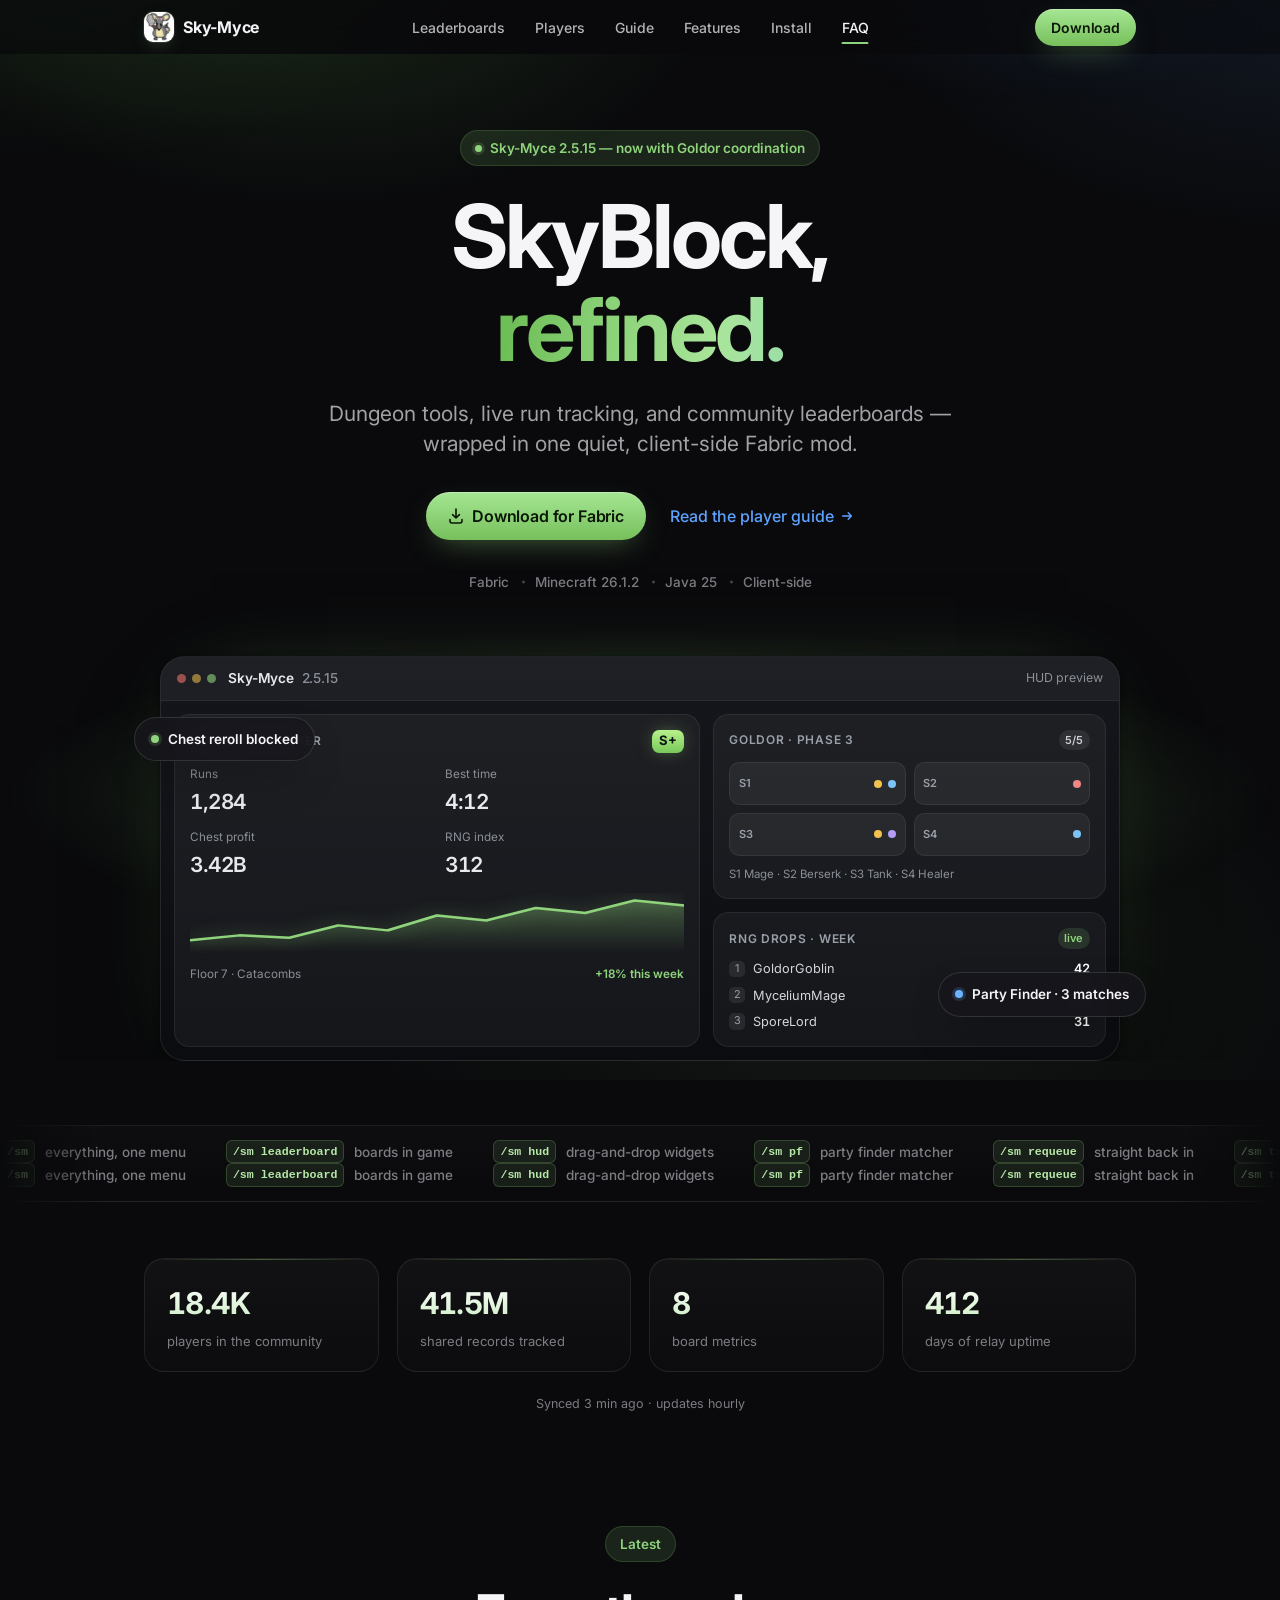
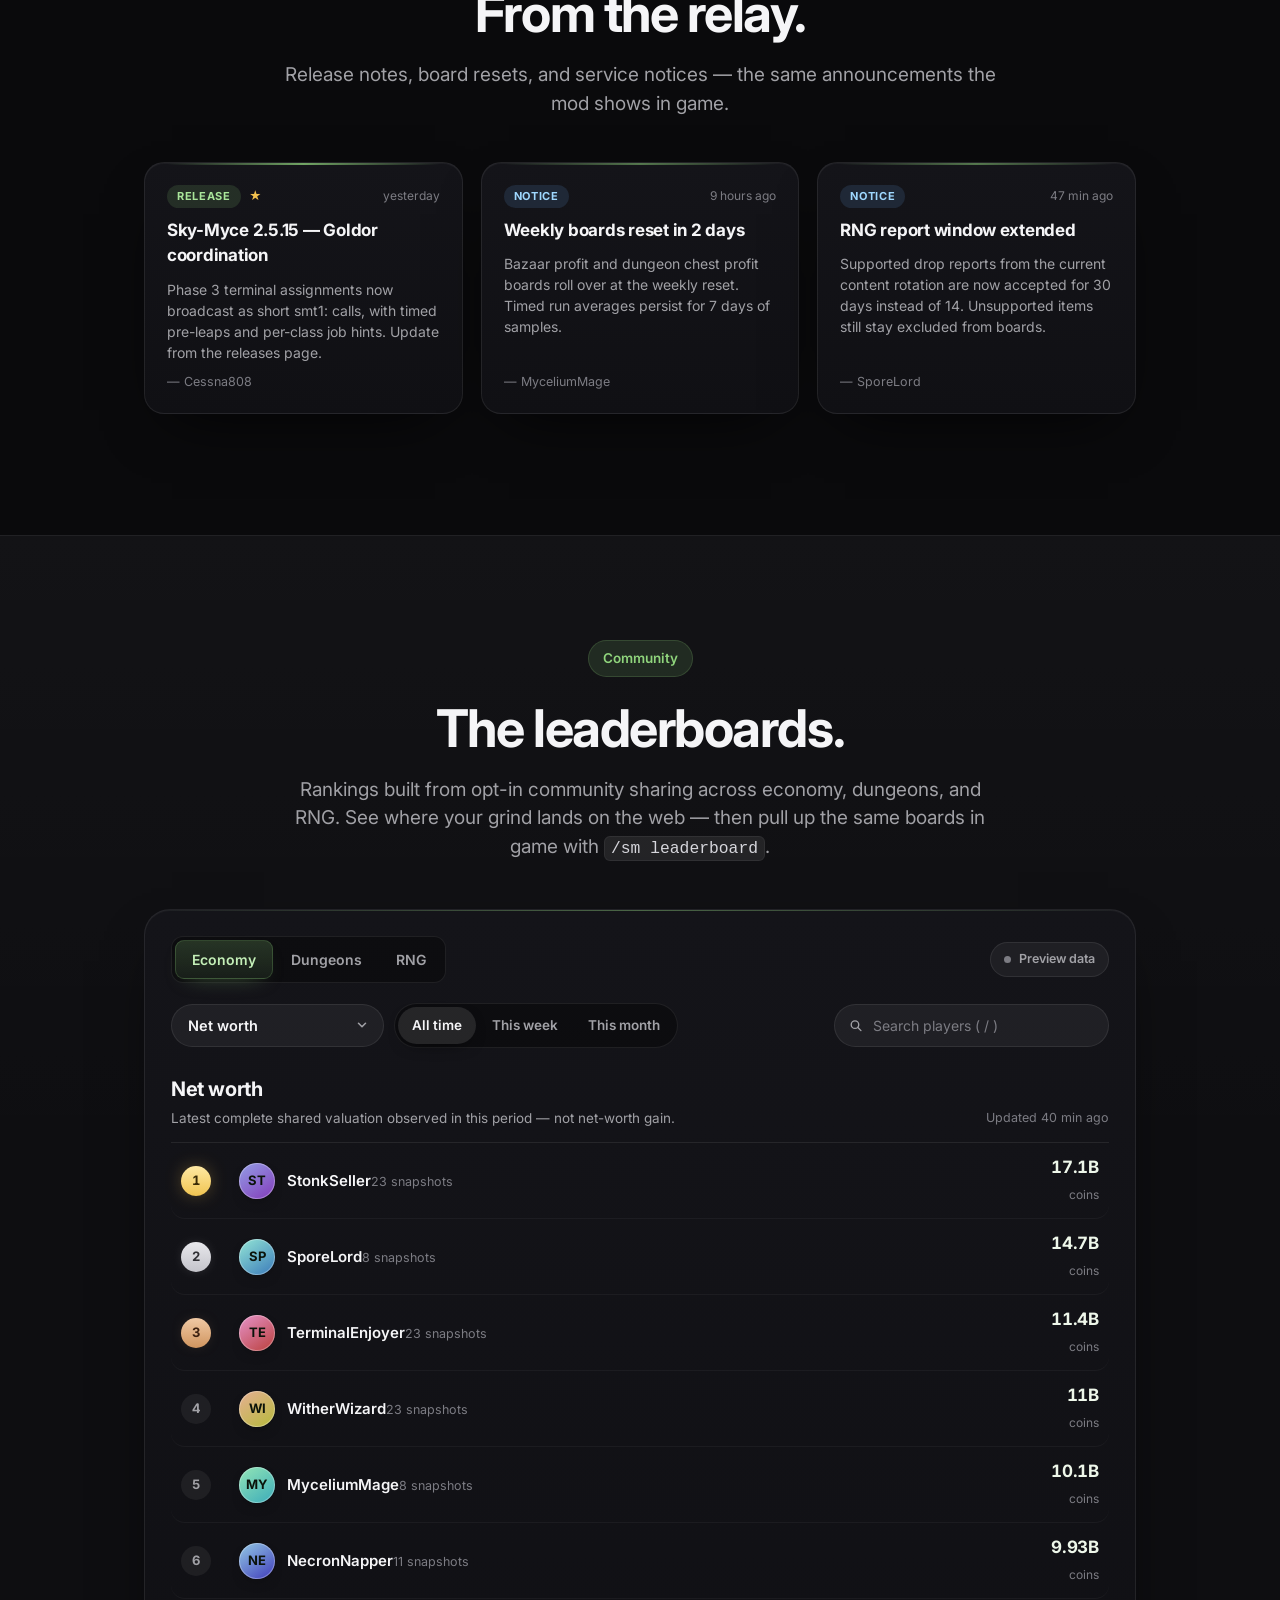
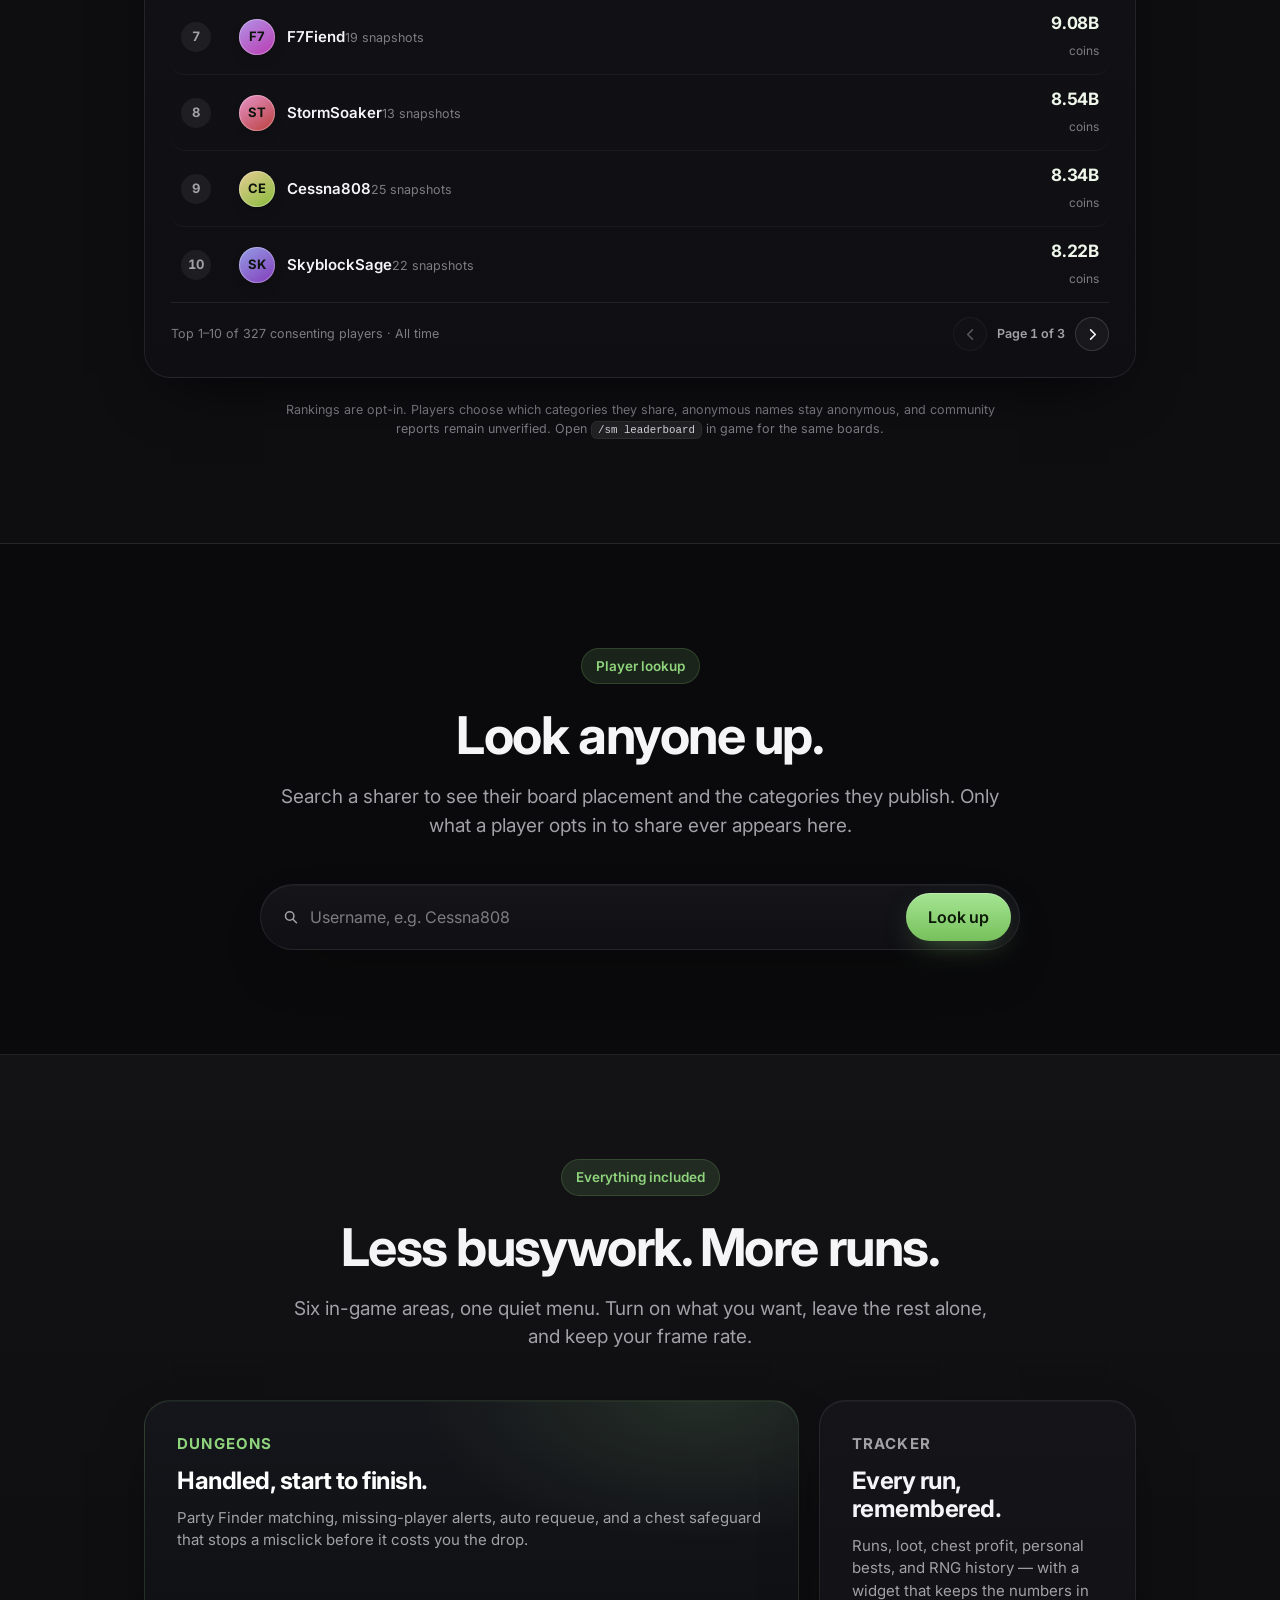
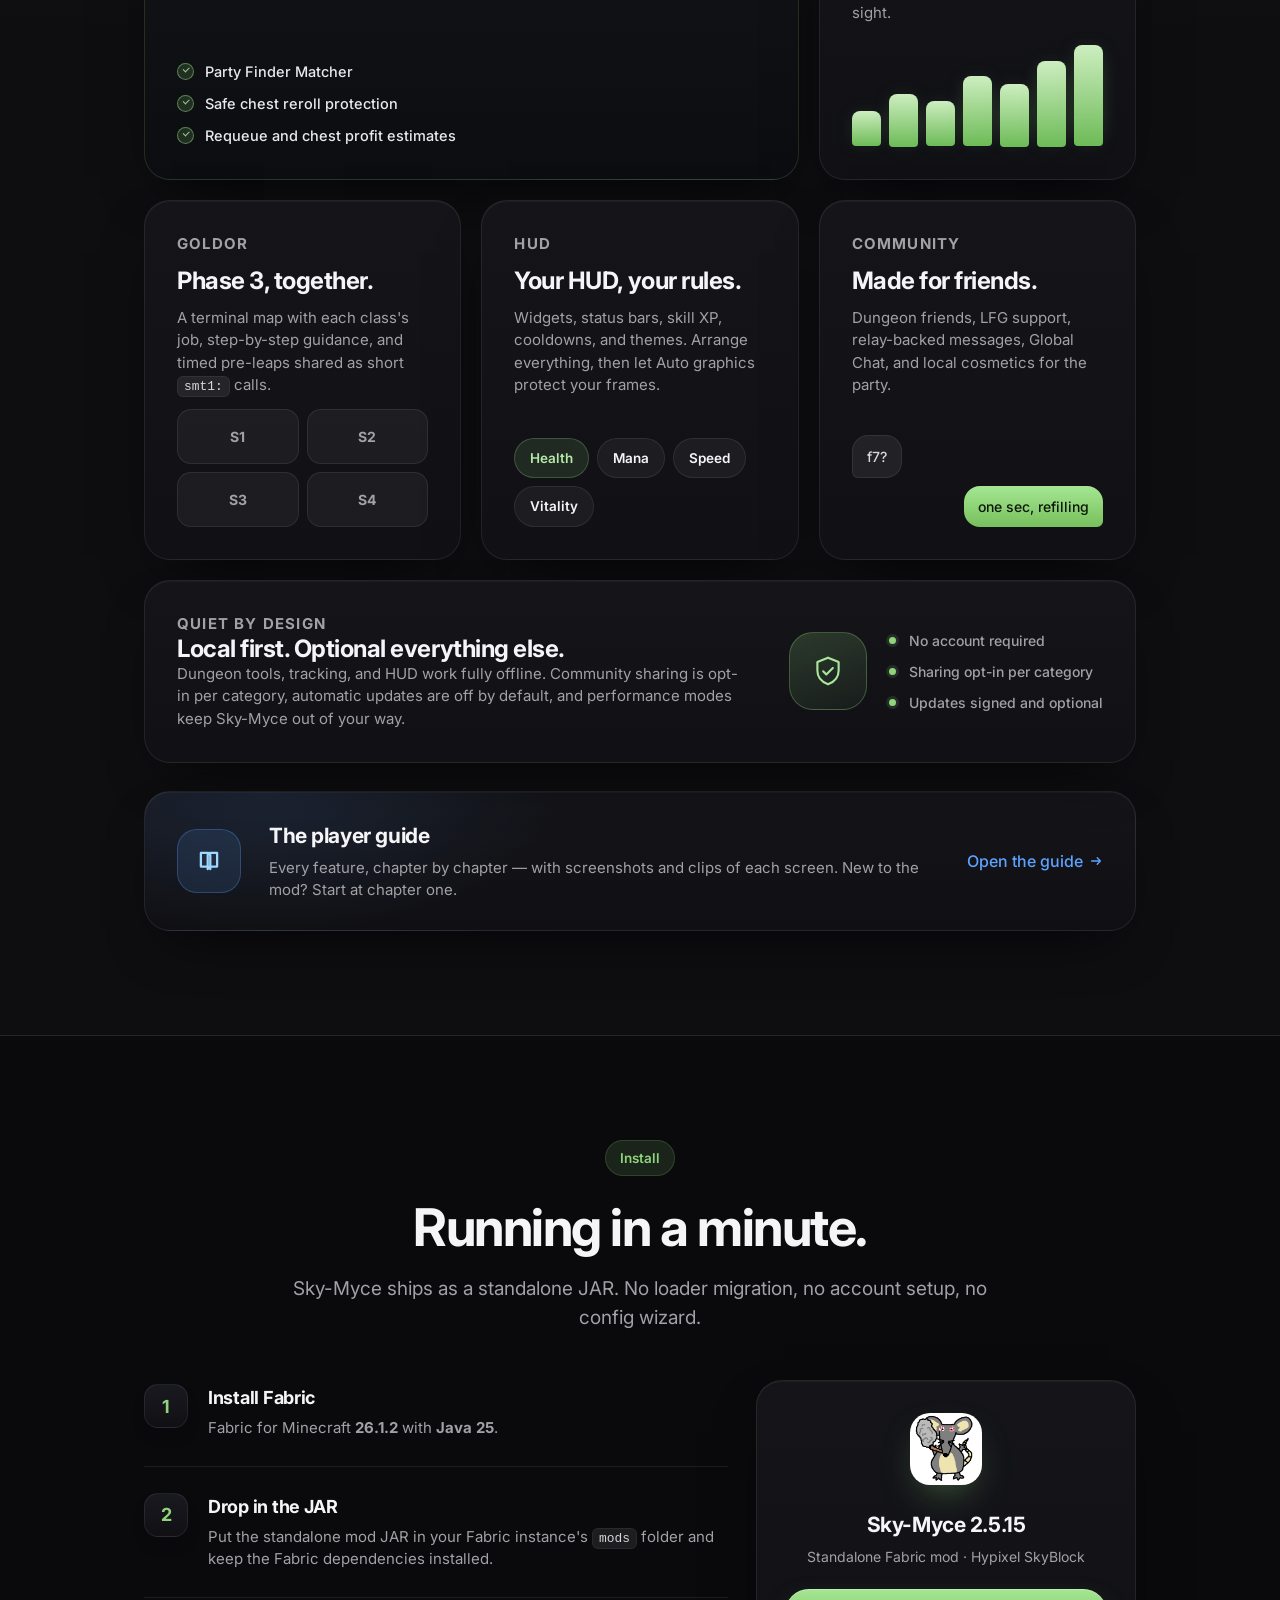
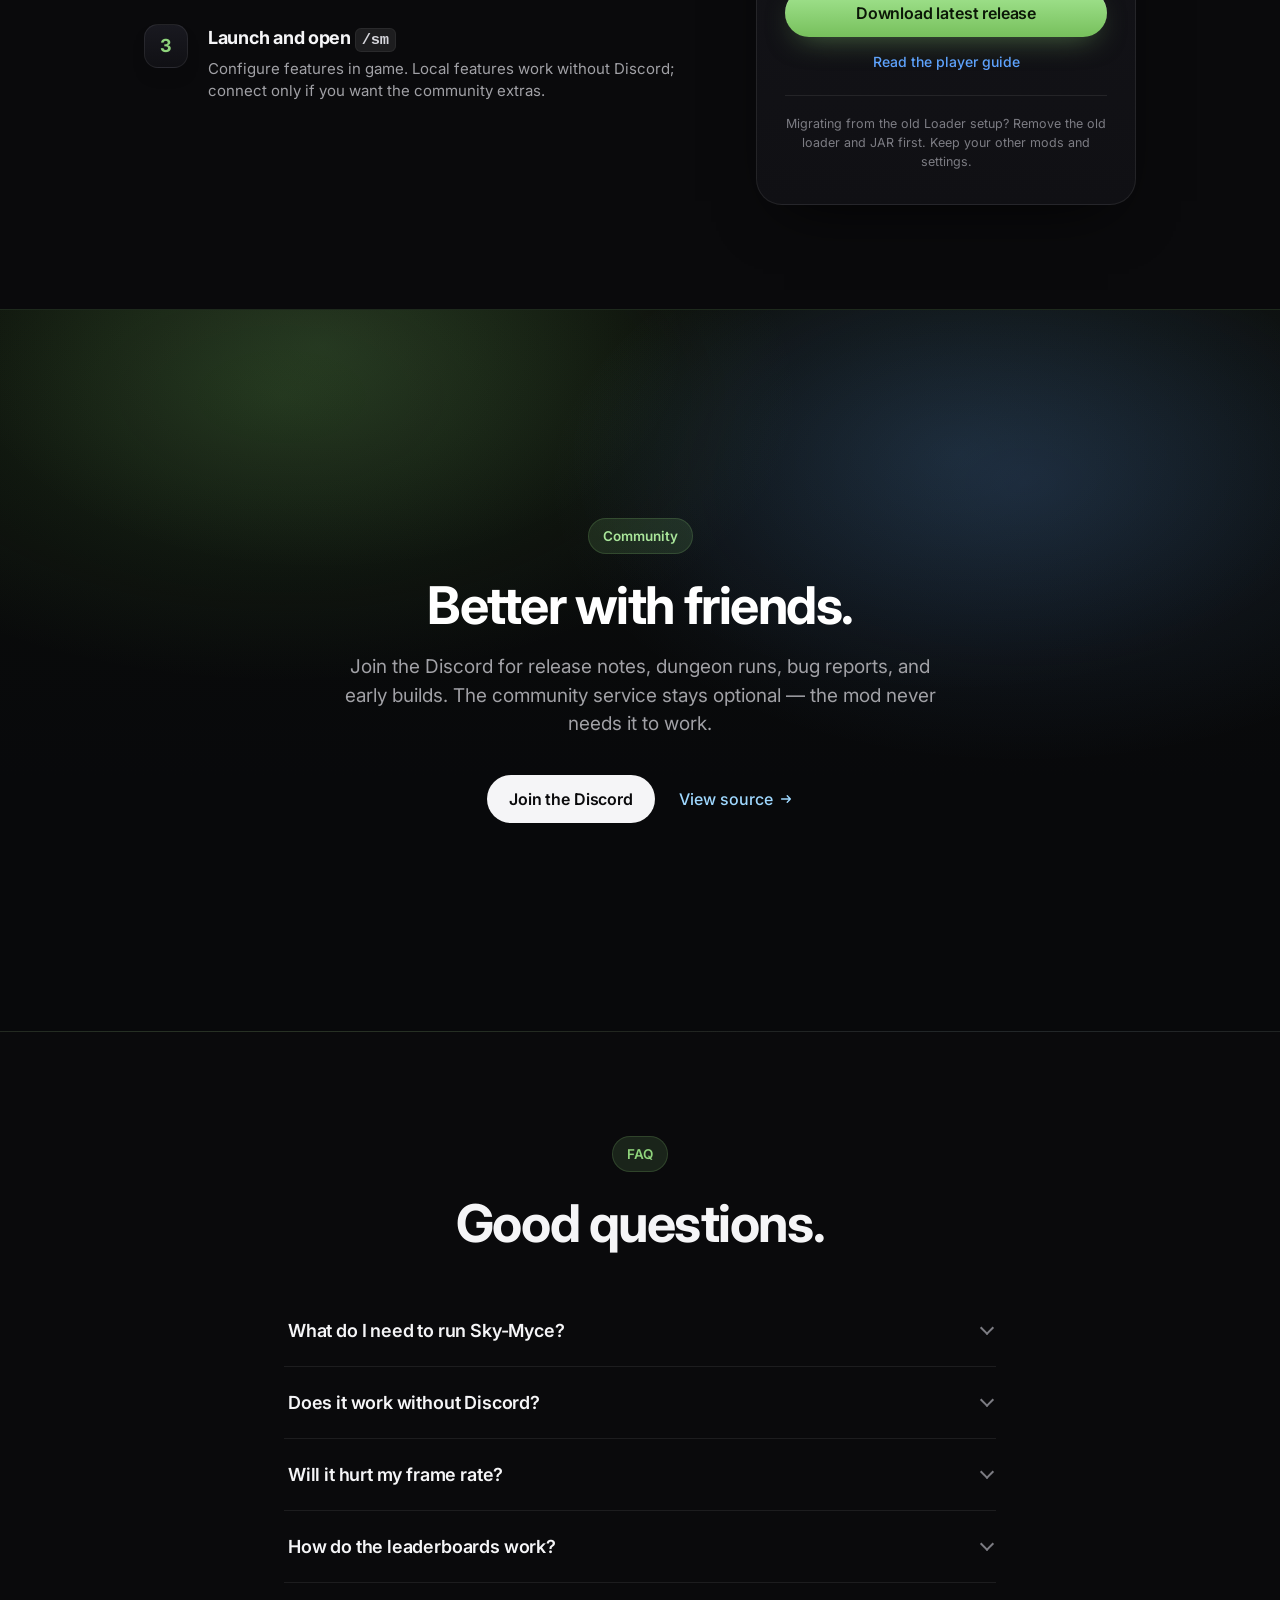
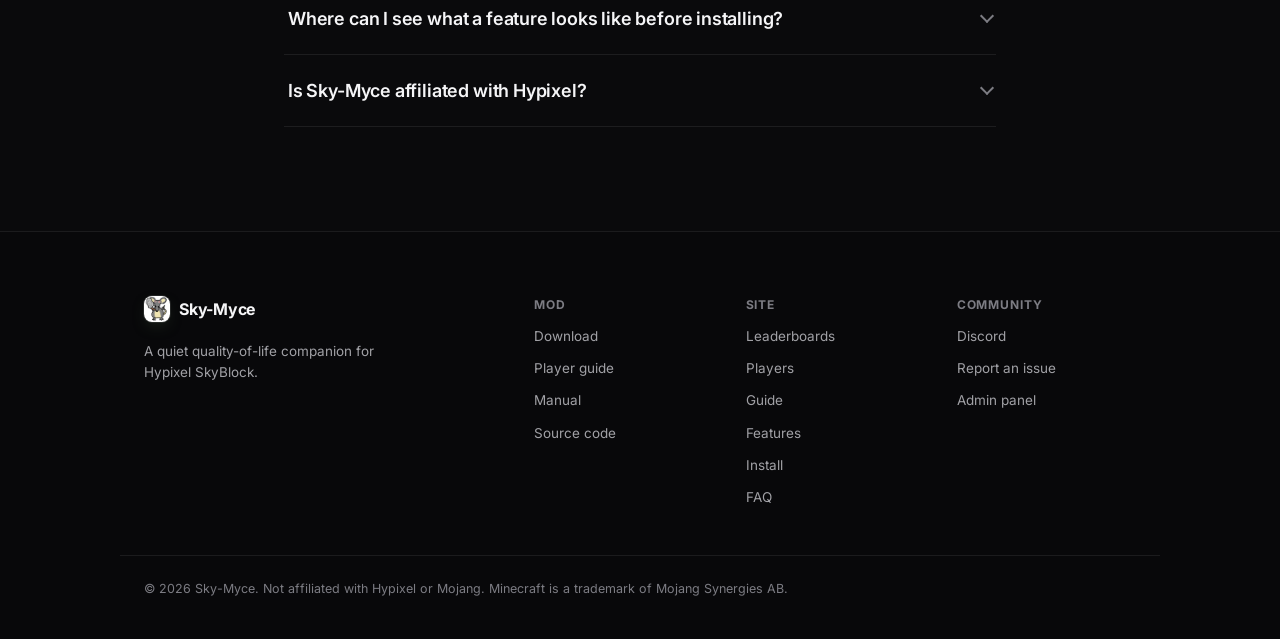
<file: index.html>
<!doctype html>
<html lang="en">
<head>
<meta charset="utf-8">
<meta name="viewport" content="width=device-width, initial-scale=1">
<meta name="color-scheme" content="dark">
<title>Sky-Myce — Hypixel SkyBlock, refined.</title>
<meta name="description" content="Sky-Myce is a lightweight client-side Fabric mod for Hypixel SkyBlock: dungeon tools, run tracking, HUD widgets, Goldor coordination, player lookup, and opt-in community leaderboards.">
<meta name="theme-color" content="#0a0a0c">
<meta property="og:type" content="website">
<meta property="og:title" content="Sky-Myce — Hypixel SkyBlock, refined.">
<meta property="og:description" content="Dungeon tools, live run tracking, and community leaderboards in one quiet Fabric mod.">
<meta property="og:image" content="assets/og.png">
<meta name="twitter:card" content="summary_large_image">
<meta name="twitter:title" content="Sky-Myce — Hypixel SkyBlock, refined.">
<meta name="twitter:description" content="Dungeon tools, live run tracking, and community leaderboards in one quiet Fabric mod.">
<meta name="twitter:image" content="assets/og.png">
<script>document.documentElement.classList.add('js');</script>
<link rel="icon" type="image/png" href="assets/icon.png">
<link rel="apple-touch-icon" href="assets/icon.png">
<link rel="preconnect" href="https://fonts.googleapis.com">
<link rel="preconnect" href="https://fonts.gstatic.com" crossorigin>
<link href="https://fonts.googleapis.com/css2?family=Inter:wght@400;500;600;700;800&display=swap" rel="stylesheet">
<link rel="stylesheet" href="styles.css">
<script defer src="js/config.js"></script>
<script defer src="js/core.js"></script>
<script defer src="js/api.js"></script>
<script defer src="js/demo.js"></script>
<script defer src="js/motion.js"></script>
<script defer src="js/app.js"></script>
</head>
<body>
<a class="skip-link" href="#main">Skip to content</a>

<header class="site-header" id="site-header">
  <nav class="nav wrap" aria-label="Primary">
    <a class="brand" href="#top" aria-label="Sky-Myce home">
      <img src="assets/icon.png" alt="" width="30" height="30">
      <span>Sky-Myce</span>
    </a>
    <div class="nav-links" id="nav-links">
      <a href="#leaderboards">Leaderboards</a>
      <a href="#players">Players</a>
      <a href="guide.html">Guide</a>
      <a href="#features">Features</a>
      <a href="#install">Install</a>
      <a href="#faq">FAQ</a>
    </div>
    <div class="nav-actions">
      <a class="button button-dark button-small" href="https://github.com/cessna80808-star/Sky-Myce/releases/latest">Download</a>
      <button class="nav-toggle" id="nav-toggle" aria-expanded="false" aria-controls="mobile-menu" aria-label="Open menu">
        <span></span><span></span>
      </button>
    </div>
  </nav>
  <span class="scroll-progress" id="scroll-progress" aria-hidden="true"></span>
  <div class="mobile-menu" id="mobile-menu" hidden>
    <a href="#leaderboards">Leaderboards</a>
    <a href="#players">Players</a>
    <a href="guide.html">Player guide</a>
    <a href="#features">Features</a>
    <a href="#install">Install</a>
    <a href="#faq">FAQ</a>
    <a href="https://github.com/cessna80808-star/Sky-Myce/releases/latest">Download for Fabric</a>
  </div>
</header>

<main id="main">
  <span id="top"></span>

  <!-- ============================ Hero ============================ -->
  <section class="hero">
    <div class="hero-halo" data-parallax="0.06" aria-hidden="true"></div>
    <div class="wrap hero-copy">
      <p class="eyebrow">
        <span class="eyebrow-dot"></span>
        Sky-Myce 2.5.15 — now with Goldor coordination
      </p>
      <h1>SkyBlock,<br><span class="accent">refined.</span></h1>
      <p class="lede">Dungeon tools, live run tracking, and community leaderboards — wrapped in one quiet, client-side Fabric mod.</p>
      <div class="hero-actions">
        <a class="button button-dark" href="https://github.com/cessna80808-star/Sky-Myce/releases/latest">
          <svg viewBox="0 0 16 16" width="16" height="16" aria-hidden="true"><path d="M8 1v9m0 0L4.6 6.6M8 10l3.4-3.4M2 11.5V13a2 2 0 0 0 2 2h8a2 2 0 0 0 2-2v-1.5" fill="none" stroke="currentColor" stroke-width="1.6" stroke-linecap="round" stroke-linejoin="round"/></svg>
          Download for Fabric
        </a>
        <a class="link-arrow" href="guide.html">Read the player guide
          <svg viewBox="0 0 16 16" width="14" height="14" aria-hidden="true"><path d="M3 8h10m0 0L9.4 4.4M13 8l-3.6 3.6" fill="none" stroke="currentColor" stroke-width="1.6" stroke-linecap="round" stroke-linejoin="round"/></svg>
        </a>
      </div>
      <ul class="hero-meta">
        <li>Fabric</li>
        <li>Minecraft 26.1.2</li>
        <li>Java 25</li>
        <li>Client-side</li>
      </ul>
    </div>

    <div class="wrap">
      <div class="stage" data-reveal="scale">
        <div class="stage-halo" aria-hidden="true"></div>
        <div class="app-window" data-tilt="5" aria-hidden="true">
          <div class="window-bar">
            <span class="window-dots"><i></i><i></i><i></i></span>
            <span class="window-title">Sky-Myce <em>2.5.15</em></span>
            <span class="window-tag">HUD preview</span>
          </div>
          <div class="window-body">
            <div class="hud hud-tracker">
              <div class="hud-head">
                <span class="hud-label">Dungeon Tracker</span>
                <span class="hud-score">S+</span>
              </div>
              <div class="hud-stats">
                <div><span>Runs</span><strong>1,284</strong></div>
                <div><span>Best time</span><strong>4:12</strong></div>
                <div><span>Chest profit</span><strong>3.42B</strong></div>
                <div><span>RNG index</span><strong>312</strong></div>
              </div>
              <svg class="hud-spark" viewBox="0 0 220 48" preserveAspectRatio="none" aria-hidden="true">
                <defs>
                  <linearGradient id="sparkFill" x1="0" y1="0" x2="0" y2="1">
                    <stop offset="0%" stop-color="#8fd47c" stop-opacity=".35"/>
                    <stop offset="100%" stop-color="#8fd47c" stop-opacity="0"/>
                  </linearGradient>
                </defs>
                <path class="spark-area" d="M0 38 L22 34 L44 36 L66 26 L88 30 L110 18 L132 22 L154 12 L176 16 L198 6 L220 10 L220 48 L0 48 Z" fill="url(#sparkFill)"/>
                <path class="spark-line" d="M0 38 L22 34 L44 36 L66 26 L88 30 L110 18 L132 22 L154 12 L176 16 L198 6 L220 10"/>
              </svg>
              <div class="hud-foot"><span>Floor 7 · Catacombs</span><span class="hud-up">+18% this week</span></div>
            </div>

            <div class="hud-side">
              <div class="hud hud-goldor">
                <div class="hud-head">
                  <span class="hud-label">Goldor · Phase 3</span>
                  <span class="hud-pill">5/5</span>
                </div>
                <div class="terminals">
                  <div class="terminal"><span class="term-label">S1</span><i class="t-dot dot-a"></i><i class="t-dot dot-b"></i></div>
                  <div class="terminal"><span class="term-label">S2</span><i class="t-dot dot-c"></i></div>
                  <div class="terminal"><span class="term-label">S3</span><i class="t-dot dot-a"></i><i class="t-dot dot-d"></i></div>
                  <div class="terminal"><span class="term-label">S4</span><i class="t-dot dot-b"></i></div>
                </div>
                <p class="hud-callout">S1 Mage · S2 Berserk · S3 Tank · S4 Healer</p>
              </div>
              <div class="hud hud-board">
                <div class="hud-head">
                  <span class="hud-label">RNG Drops · Week</span>
                  <span class="hud-pill pill-live">live</span>
                </div>
                <ol>
                  <li><span>1</span>GoldorGoblin<b>42</b></li>
                  <li><span>2</span>MyceliumMage<b>37</b></li>
                  <li><span>3</span>SporeLord<b>31</b></li>
                </ol>
              </div>
            </div>
          </div>
        </div>
        <div class="stage-chip chip-left"><span class="chip-dot"></span>Chest reroll blocked</div>
        <div class="stage-chip chip-right"><span class="chip-dot chip-dot-blue"></span>Party Finder · 3 matches</div>
      </div>
    </div>
  </section>

  <!-- ========================= Command ticker ========================= -->
  <div class="ticker" aria-hidden="true">
    <div class="ticker-track" data-marquee>
      <span class="ticker-item"><code>/sm</code> <span>everything, one menu</span></span>
      <span class="ticker-item"><code>/sm leaderboard</code> <span>boards in game</span></span>
      <span class="ticker-item"><code>/sm hud</code> <span>drag-and-drop widgets</span></span>
      <span class="ticker-item"><code>/sm pf</code> <span>party finder matcher</span></span>
      <span class="ticker-item"><code>/sm requeue</code> <span>straight back in</span></span>
      <span class="ticker-item"><code>/sm tracker</code> <span>every run, remembered</span></span>
      <span class="ticker-item"><code>/sm chat</code> <span>global chat</span></span>
      <span class="ticker-item"><code>smt1:</code> <span>timed pre-leap calls</span></span>
    </div>
  </div>

  <!-- ============================ Stats ============================ -->
  <section class="stats-strip" id="stats-section">
    <div class="wrap stats-grid" data-reveal-stagger>
      <div class="stat" data-reveal>
        <strong id="stat-players" data-count="0" data-count-format="compact">0</strong>
        <span>players in the community</span>
      </div>
      <div class="stat" data-reveal>
        <strong id="stat-records" data-count="0" data-count-format="compact">0</strong>
        <span>shared records tracked</span>
      </div>
      <div class="stat" data-reveal>
        <strong id="stat-metrics" data-count="0" data-count-format="number">0</strong>
        <span>board metrics</span>
      </div>
      <div class="stat" data-reveal>
        <strong id="stat-uptime" data-count="0" data-count-format="number">0</strong>
        <span>days of relay uptime</span>
      </div>
    </div>
    <p class="wrap board-note" id="stats-updated">Synced just now · updates hourly</p>
  </section>

  <!-- ========================= Announcements ========================= -->
  <section class="section" id="news">
    <div class="wrap">
      <div class="section-head" data-reveal>
        <p class="eyebrow">Latest</p>
        <h2>From the relay.</h2>
        <p class="section-lede">Release notes, board resets, and service notices — the same announcements the mod shows in game.</p>
      </div>
      <ul class="news-grid" id="announcements-list">
        <li class="news-empty">Loading the latest…</li>
      </ul>
    </div>
  </section>

  <!-- ========================= Leaderboards ========================= -->
  <section class="section section-alt" id="leaderboards">
    <div class="wrap">
      <div class="section-head" data-reveal>
        <p class="eyebrow">Community</p>
        <h2>The leaderboards.</h2>
        <p class="section-lede">Rankings built from opt-in community sharing across economy, dungeons, and RNG. See where your grind lands on the web — then pull up the same boards in game with <code>/sm leaderboard</code>.</p>
      </div>

      <div class="board-card" data-reveal="scale">
        <div class="board-top">
          <div class="board-categories" role="tablist" aria-label="Leaderboard category">
            <button class="cat is-active" role="tab" aria-selected="true" data-category="economy">Economy</button>
            <button class="cat" role="tab" aria-selected="false" tabindex="-1" data-category="dungeons">Dungeons</button>
            <button class="cat" role="tab" aria-selected="false" tabindex="-1" data-category="rng">RNG</button>
          </div>
          <span class="board-source" id="board-source" data-state="preview" title="Illustrative sample data. Point the site at a live leaderboard endpoint to show real rankings.">
            <span class="source-dot"></span><span id="board-source-label">Preview data</span>
          </span>
        </div>

        <div class="board-controls">
          <label class="select-field">
            <span class="sr-only">Leaderboard metric</span>
            <select id="metric-select"></select>
            <svg class="chevron" viewBox="0 0 16 16" width="14" height="14" aria-hidden="true"><path d="M4 6l4 4 4-4" fill="none" stroke="currentColor" stroke-width="1.8" stroke-linecap="round" stroke-linejoin="round"/></svg>
          </label>

          <div class="segmented" id="period-control" role="group" aria-label="Time period">
            <button class="is-active" data-period="all-time" aria-pressed="true">All time</button>
            <button data-period="weekly" aria-pressed="false">This week</button>
            <button data-period="monthly" aria-pressed="false">This month</button>
          </div>

          <label class="search-field">
            <svg viewBox="0 0 16 16" width="15" height="15" aria-hidden="true"><circle cx="7" cy="7" r="4.4" fill="none" stroke="currentColor" stroke-width="1.6"/><path d="M10.4 10.4L14 14" fill="none" stroke="currentColor" stroke-width="1.6" stroke-linecap="round"/></svg>
            <span class="sr-only">Search players</span>
            <input id="search-input" type="search" placeholder="Search players ( / )" autocomplete="off" spellcheck="false">
          </label>
        </div>

        <div class="board-meta">
          <div class="board-meta-copy">
            <h3 id="metric-title">Net worth</h3>
            <p id="metric-desc">Latest complete shared valuation observed in this period — not net-worth gain.</p>
          </div>
          <p class="board-updated" id="board-updated">Updated just now</p>
        </div>

        <ol class="board-list" id="board-list" aria-live="polite"></ol>

        <div class="board-foot">
          <p id="board-range">Top players</p>
          <div class="pager">
            <button class="pager-btn" id="page-prev" aria-label="Previous page" disabled>
              <svg viewBox="0 0 16 16" width="15" height="15" aria-hidden="true"><path d="M10 3L5 8l5 5" fill="none" stroke="currentColor" stroke-width="1.7" stroke-linecap="round" stroke-linejoin="round"/></svg>
            </button>
            <span id="page-label">Page 1</span>
            <button class="pager-btn" id="page-next" aria-label="Next page">
              <svg viewBox="0 0 16 16" width="15" height="15" aria-hidden="true"><path d="M6 3l5 5-5 5" fill="none" stroke="currentColor" stroke-width="1.7" stroke-linecap="round" stroke-linejoin="round"/></svg>
            </button>
          </div>
        </div>
      </div>

      <p class="board-note" data-reveal>Rankings are opt-in. Players choose which categories they share, anonymous names stay anonymous, and community reports remain unverified. Open <code>/sm leaderboard</code> in game for the same boards.</p>
    </div>
  </section>

  <!-- =========================== Players =========================== -->
  <section class="section" id="players">
    <div class="wrap">
      <div class="section-head" data-reveal>
        <p class="eyebrow">Player lookup</p>
        <h2>Look anyone up.</h2>
        <p class="section-lede">Search a sharer to see their board placement and the categories they publish. Only what a player opts in to share ever appears here.</p>
      </div>

      <div class="lookup-panel" data-reveal>
        <form class="lookup-form" id="lookup-form" autocomplete="off">
          <label class="lookup-field">
            <svg viewBox="0 0 16 16" width="16" height="16" aria-hidden="true"><circle cx="7" cy="7" r="4.4" fill="none" stroke="currentColor" stroke-width="1.6"/><path d="M10.4 10.4L14 14" fill="none" stroke="currentColor" stroke-width="1.6" stroke-linecap="round"/></svg>
            <span class="sr-only">Player name</span>
            <input id="lookup-input" type="text" placeholder="Username, e.g. Cessna808" spellcheck="false" maxlength="32">
          </label>
          <button class="button button-dark lookup-submit" type="submit">Look up</button>
        </form>
        <div class="lookup-result" id="lookup-result" hidden></div>
      </div>
    </div>
  </section>

  <!-- ========================== Features ========================== -->
  <section class="section section-alt" id="features">
    <div class="wrap">
      <div class="section-head" data-reveal>
        <p class="eyebrow">Everything included</p>
        <h2>Less busywork. More runs.</h2>
        <p class="section-lede">Six in-game areas, one quiet menu. Turn on what you want, leave the rest alone, and keep your frame rate.</p>
      </div>

      <div class="bento" data-reveal-stagger>
        <article class="card card-dark card-span-4" data-reveal data-spotlight>
          <p class="card-eyebrow">Dungeons</p>
          <h3>Handled, start to finish.</h3>
          <p>Party Finder matching, missing-player alerts, auto requeue, and a chest safeguard that stops a misclick before it costs you the drop.</p>
          <ul class="check-list">
            <li>Party Finder Matcher</li>
            <li>Safe chest reroll protection</li>
            <li>Requeue and chest profit estimates</li>
          </ul>
        </article>

        <article class="card card-span-2" data-reveal data-spotlight>
          <p class="card-eyebrow">Tracker</p>
          <h3>Every run, remembered.</h3>
          <p>Runs, loot, chest profit, personal bests, and RNG history — with a widget that keeps the numbers in sight.</p>
          <div class="viz-bars" aria-hidden="true">
            <i style="--h:32%"></i><i style="--h:48%"></i><i style="--h:41%"></i><i style="--h:64%"></i><i style="--h:57%"></i><i style="--h:78%"></i><i style="--h:92%"></i>
          </div>
        </article>

        <article class="card card-span-2" data-reveal data-spotlight>
          <p class="card-eyebrow">Goldor</p>
          <h3>Phase 3, together.</h3>
          <p>A terminal map with each class's job, step-by-step guidance, and timed pre-leaps shared as short <code>smt1:</code> calls.</p>
          <div class="viz-terminals" aria-hidden="true">
            <span>S1</span><span>S2</span><span>S3</span><span>S4</span>
          </div>
        </article>

        <article class="card card-span-2" data-reveal data-spotlight>
          <p class="card-eyebrow">HUD</p>
          <h3>Your HUD, your rules.</h3>
          <p>Widgets, status bars, skill XP, cooldowns, and themes. Arrange everything, then let Auto graphics protect your frames.</p>
          <div class="viz-chips" aria-hidden="true">
            <span>Health</span><span>Mana</span><span>Speed</span><span>Vitality</span>
          </div>
        </article>

        <article class="card card-span-2" data-reveal data-spotlight>
          <p class="card-eyebrow">Community</p>
          <h3>Made for friends.</h3>
          <p>Dungeon friends, LFG support, relay-backed messages, Global Chat, and local cosmetics for the party.</p>
          <div class="viz-chat" aria-hidden="true">
            <span class="bubble bubble-them">f7?</span>
            <span class="bubble bubble-me">one sec, refilling</span>
          </div>
        </article>

        <article class="card card-span-6 card-split" data-reveal data-spotlight>
          <div>
            <p class="card-eyebrow">Quiet by design</p>
            <h3>Local first. Optional everything else.</h3>
            <p>Dungeon tools, tracking, and HUD work fully offline. Community sharing is opt-in per category, automatic updates are off by default, and performance modes keep Sky-Myce out of your way.</p>
          </div>
          <div class="split-visual" aria-hidden="true">
            <div class="shield">
              <svg viewBox="0 0 24 24" width="34" height="34"><path d="M12 2.6l7.5 3v6.1c0 4.6-3.1 8.1-7.5 9.7-4.4-1.6-7.5-5.1-7.5-9.7V5.6l7.5-3z" fill="none" stroke="currentColor" stroke-width="1.5" stroke-linejoin="round"/><path d="M8.6 12.2l2.2 2.2 4.6-4.6" fill="none" stroke="currentColor" stroke-width="1.5" stroke-linecap="round" stroke-linejoin="round"/></svg>
            </div>
            <div class="privacy-rows">
              <span>No account required</span>
              <span>Sharing opt-in per category</span>
              <span>Updates signed and optional</span>
            </div>
          </div>
        </article>
      </div>

      <a class="guide-teaser" href="guide.html" data-reveal>
        <span class="guide-teaser-icon" aria-hidden="true">
          <svg viewBox="0 0 16 16" width="26" height="26"><path d="M3 3h4.2c.9 0 1.6.7 1.6 1.6V13c0-.9-.7-1.6-1.6-1.6H3V3zM13 3H8.8c-.9 0-1.6.7-1.6 1.6V13c0-.9.7-1.6 1.6-1.6H13V3z" fill="none" stroke="currentColor" stroke-width="1.4" stroke-linejoin="round"/></svg>
        </span>
        <div>
          <h3>The player guide</h3>
          <p>Every feature, chapter by chapter — with screenshots and clips of each screen. New to the mod? Start at chapter one.</p>
        </div>
        <span class="link-arrow">Open the guide
          <svg viewBox="0 0 16 16" width="14" height="14" aria-hidden="true"><path d="M3 8h10m0 0L9.4 4.4M13 8l-3.6 3.6" fill="none" stroke="currentColor" stroke-width="1.6" stroke-linecap="round" stroke-linejoin="round"/></svg>
        </span>
      </a>
    </div>
  </section>

  <!-- =========================== Install =========================== -->
  <section class="section" id="install">
    <div class="wrap">
      <div class="section-head" data-reveal>
        <p class="eyebrow">Install</p>
        <h2>Running in a minute.</h2>
        <p class="section-lede">Sky-Myce ships as a standalone JAR. No loader migration, no account setup, no config wizard.</p>
      </div>

      <div class="install-grid">
        <ol class="steps" data-reveal-stagger>
          <li data-reveal>
            <span class="step-num">1</span>
            <div>
              <h3>Install Fabric</h3>
              <p>Fabric for Minecraft <strong>26.1.2</strong> with <strong>Java 25</strong>.</p>
            </div>
          </li>
          <li data-reveal>
            <span class="step-num">2</span>
            <div>
              <h3>Drop in the JAR</h3>
              <p>Put the standalone mod JAR in your Fabric instance's <code>mods</code> folder and keep the Fabric dependencies installed.</p>
            </div>
          </li>
          <li data-reveal>
            <span class="step-num">3</span>
            <div>
              <h3>Launch and open <code>/sm</code></h3>
              <p>Configure features in game. Local features work without Discord; connect only if you want the community extras.</p>
            </div>
          </li>
        </ol>

        <aside class="install-card" data-reveal="right">
          <img src="assets/icon.png" alt="Sky-Myce mod icon" width="72" height="72">
          <h3>Sky-Myce 2.5.15</h3>
          <p>Standalone Fabric mod · Hypixel SkyBlock</p>
          <a class="button button-dark button-full" href="https://github.com/cessna80808-star/Sky-Myce/releases/latest">Download latest release</a>
          <a class="link-plain" href="guide.html">Read the player guide</a>
          <p class="fineprint">Migrating from the old Loader setup? Remove the old loader and JAR first. Keep your other mods and settings.</p>
        </aside>
      </div>
    </div>
  </section>

  <!-- ========================== Community ========================== -->
  <section class="section section-dark" id="community">
    <div class="wrap community-inner" data-reveal>
      <p class="eyebrow eyebrow-light">Community</p>
      <h2>Better with friends.</h2>
      <p class="section-lede lede-light">Join the Discord for release notes, dungeon runs, bug reports, and early builds. The community service stays optional — the mod never needs it to work.</p>
      <div class="hero-actions hero-actions-center">
        <a class="button button-light" href="https://discord.gg/9TBBCBNtSZ">Join the Discord</a>
        <a class="link-arrow link-arrow-light" href="https://github.com/cessna80808-star/Sky-Myce">View source
          <svg viewBox="0 0 16 16" width="14" height="14" aria-hidden="true"><path d="M3 8h10m0 0L9.4 4.4M13 8l-3.6 3.6" fill="none" stroke="currentColor" stroke-width="1.6" stroke-linecap="round" stroke-linejoin="round"/></svg>
        </a>
      </div>
    </div>
  </section>

  <!-- ============================= FAQ ============================= -->
  <section class="section" id="faq">
    <div class="wrap wrap-narrow">
      <div class="section-head" data-reveal>
        <p class="eyebrow">FAQ</p>
        <h2>Good questions.</h2>
      </div>

      <div class="faq" data-reveal-stagger>
        <details data-reveal>
          <summary>What do I need to run Sky-Myce?</summary>
          <p>Fabric for Minecraft 26.1.2, Java 25, and the standalone mod JAR from the latest release. Local features need nothing else.</p>
        </details>
        <details data-reveal>
          <summary>Does it work without Discord?</summary>
          <p>Yes. Dungeon tools, tracking, HUD widgets, and quality-of-life features are local and offline-friendly. Discord only unlocks optional community features like Global Chat, shared rankings, and cosmetics sharing — and you can opt out per category.</p>
        </details>
        <details data-reveal>
          <summary>Will it hurt my frame rate?</summary>
          <p>Sky-Myce measures its own impact. Graphics Auto lowers its menu effects while your frame rate is under target, then restores them when frames recover. HUD information, dungeon tracking, routing, and the Crush Camera are never reduced.</p>
        </details>
        <details data-reveal>
          <summary>How do the leaderboards work?</summary>
          <p>Open <code>/sm leaderboard</code> in game. Boards cover economy, dungeons, and RNG across all-time, weekly, and monthly periods. Only opt-in players appear, sharing categories can be disabled independently, and anonymous names stay anonymous.</p>
        </details>
        <details data-reveal>
          <summary>Where can I see what a feature looks like before installing?</summary>
          <p>The <a class="link-plain" href="guide.html">player guide</a> walks through every screen with screenshots and short clips, chapter by chapter.</p>
        </details>
        <details data-reveal>
          <summary>Is Sky-Myce affiliated with Hypixel?</summary>
          <p>No. Sky-Myce is an independent client-side mod and is not affiliated with Hypixel or Mojang.</p>
        </details>
      </div>
    </div>
  </section>
</main>

<footer class="footer">
  <div class="wrap footer-grid">
    <div class="footer-brand">
      <a class="brand" href="#top">
        <img src="assets/icon.png" alt="" width="26" height="26">
        <span>Sky-Myce</span>
      </a>
      <p>A quiet quality-of-life companion for Hypixel SkyBlock.</p>
    </div>
    <nav class="footer-col" aria-label="Mod">
      <h3>Mod</h3>
      <a href="https://github.com/cessna80808-star/Sky-Myce/releases/latest">Download</a>
      <a href="guide.html">Player guide</a>
      <a href="https://github.com/cessna80808-star/Sky-Myce/blob/main/MANUAL.md">Manual</a>
      <a href="https://github.com/cessna80808-star/Sky-Myce">Source code</a>
    </nav>
    <nav class="footer-col" aria-label="Site">
      <h3>Site</h3>
      <a href="#leaderboards">Leaderboards</a>
      <a href="#players">Players</a>
      <a href="guide.html">Guide</a>
      <a href="#features">Features</a>
      <a href="#install">Install</a>
      <a href="#faq">FAQ</a>
    </nav>
    <nav class="footer-col" aria-label="Community">
      <h3>Community</h3>
      <a href="https://discord.gg/9TBBCBNtSZ">Discord</a>
      <a href="https://github.com/cessna80808-star/Sky-Myce/issues">Report an issue</a>
      <a href="admin.html">Admin panel</a>
    </nav>
  </div>
  <div class="wrap footer-legal">
    <p>© 2026 Sky-Myce. Not affiliated with Hypixel or Mojang. Minecraft is a trademark of Mojang Synergies AB.</p>
  </div>
</footer>
</body>
</html>
</file>
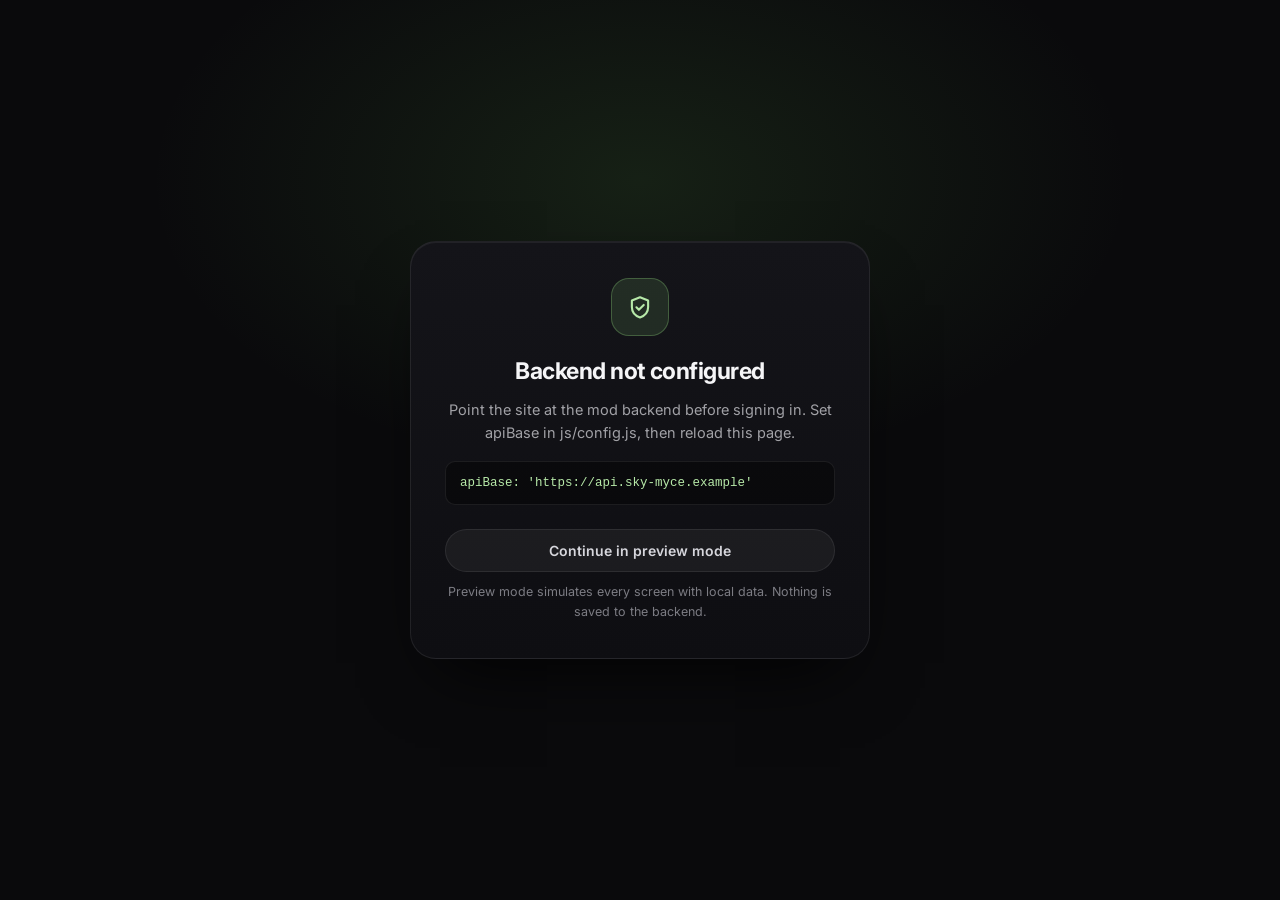
<file: admin.html>
<!doctype html>
<html lang="en">
<head>
<meta charset="utf-8">
<meta name="viewport" content="width=device-width, initial-scale=1">
<meta name="color-scheme" content="dark">
<meta name="robots" content="noindex">
<title>Sky-Myce — Admin</title>
<meta name="theme-color" content="#0a0a0c">
<link rel="icon" type="image/png" href="assets/icon.png">
<link rel="preconnect" href="https://fonts.googleapis.com">
<link rel="preconnect" href="https://fonts.gstatic.com" crossorigin>
<link href="https://fonts.googleapis.com/css2?family=Inter:wght@400;500;600;700;800&display=swap" rel="stylesheet">
<link rel="stylesheet" href="styles.css">
<link rel="stylesheet" href="admin.css">
<script>document.documentElement.classList.add('js');</script>
<script defer src="js/config.js"></script>
<script defer src="js/core.js"></script>
<script defer src="js/api.js"></script>
<script defer src="js/demo.js"></script>
<script defer src="js/guide-content.js"></script>
<script defer src="js/motion.js"></script>
<script defer src="js/admin.js"></script>
</head>
<body class="admin-body">
<a class="skip-link" href="#admin-view">Skip to panel</a>

<!-- Auth gate -->
<div class="auth-gate" id="auth-gate">
  <div class="gate-card">
    <span class="gate-logo" aria-hidden="true">
      <svg viewBox="0 0 16 16" width="26" height="26"><path d="M8 2l5 2v4c0 3-2 5.4-5 6.4C5 13.4 3 11 3 8V4l5-2z" fill="none" stroke="currentColor" stroke-width="1.3" stroke-linejoin="round"/><path d="M5.8 8.2l1.5 1.5 3-3" fill="none" stroke="currentColor" stroke-width="1.3" stroke-linecap="round" stroke-linejoin="round"/></svg>
    </span>
    <div id="auth-gate-body">
      <h2>Checking session…</h2>
      <p>One moment.</p>
    </div>
  </div>
</div>

<!-- Admin shell -->
<div class="admin-shell" id="admin-shell" hidden>
  <header class="admin-top">
    <div class="admin-top-inner">
      <a class="brand" href="index.html" aria-label="Back to the site">
        <img src="assets/icon.png" alt="" width="26" height="26">
        <span>Sky-Myce</span>
      </a>
      <span class="crumb-sep" aria-hidden="true">/</span>
      <span class="crumb" id="admin-crumb">Overview</span>
      <div class="admin-top-right">
        <span class="admin-status" id="admin-status" data-state="boot">
          <span class="status-dot"></span>
          <span id="admin-status-label">Connecting…</span>
        </span>
        <div id="admin-user"></div>
      </div>
    </div>
    <span class="scroll-progress" id="scroll-progress" aria-hidden="true"></span>
  </header>

  <div class="admin-main">
    <aside class="admin-rail">
      <nav class="rail-nav" id="admin-nav" aria-label="Admin sections"></nav>
    </aside>
    <main class="admin-view" id="admin-view" tabindex="-1">
      <noscript><p>Admin requires JavaScript.</p></noscript>
    </main>
  </div>
</div>

<!-- Confirm dialog -->
<div class="confirm-overlay" id="admin-confirm" hidden></div>

<!-- Toasts -->
<div class="toast-host" id="admin-toasts" aria-live="polite"></div>
</body>
</html>
</file>
<file: styles.css>
/* ==========================================================================
   Sky-Myce — site styles (dark)
   --------------------------------------------------------------------------
   Dark-only design system. Motion is declarative — see js/motion.js for the
   hooks ([data-reveal], [data-count], [data-tilt], [data-spotlight],
   [data-parallax], [data-marquee]). Everything collapses gracefully under
   prefers-reduced-motion.
   ========================================================================== */

:root {
  color-scheme: dark;

  --bg: #0a0a0c;
  --bg-alt: #0e0e11;
  --surface: #141419;
  --surface-2: #191920;
  --ink: #f5f5f7;
  --ink-soft: #d6d6dc;
  --muted: #a1a1a6;
  --muted-2: #7c7c83;
  --hairline: rgba(255, 255, 255, 0.08);
  --hairline-strong: rgba(255, 255, 255, 0.14);

  --blue: #5ea2ff;
  --green: #8fd47c;
  --green-deep: #5fa84d;
  --green-soft: rgba(143, 212, 124, 0.13);
  --green-line: rgba(143, 212, 124, 0.35);
  --gold: #f2c14e;

  --radius-xl: 26px;
  --radius-lg: 20px;
  --shadow-card:
    0 1px 0 rgba(255, 255, 255, 0.04) inset,
    0 24px 60px -28px rgba(0, 0, 0, 0.9);
  --shadow-lift:
    0 1px 0 rgba(255, 255, 255, 0.06) inset,
    0 34px 70px -30px rgba(0, 0, 0, 0.95);

  --font: "Inter", -apple-system, BlinkMacSystemFont, "SF Pro Display", "SF Pro Text", "Segoe UI", Roboto, "Helvetica Neue", Arial, sans-serif;
  --mono: ui-monospace, SFMono-Regular, "SF Mono", Menlo, Consolas, "Liberation Mono", monospace;
  --ease: cubic-bezier(0.22, 1, 0.36, 1);
  --ease-spring: cubic-bezier(0.34, 1.56, 0.64, 1);
}

*,
*::before,
*::after {
  box-sizing: border-box;
}

html {
  scroll-behavior: smooth;
  -webkit-text-size-adjust: 100%;
}

body {
  margin: 0;
  font-family: var(--font);
  font-size: 17px;
  line-height: 1.5;
  color: var(--ink);
  background: var(--bg);
  -webkit-font-smoothing: antialiased;
  text-rendering: optimizeLegibility;
  overflow-x: hidden;
}

/* Ambient aurora behind the whole page — very slow, very subtle. */
body::before {
  content: "";
  position: fixed;
  inset: -20%;
  z-index: -1;
  pointer-events: none;
  background:
    radial-gradient(48% 38% at 16% 4%, rgba(95, 168, 77, 0.14), transparent 62%),
    radial-gradient(42% 34% at 88% 12%, rgba(94, 162, 255, 0.1), transparent 64%),
    radial-gradient(50% 40% at 62% 92%, rgba(143, 212, 124, 0.07), transparent 60%);
  animation: auroraDrift 46s ease-in-out infinite alternate;
}

img {
  max-width: 100%;
  height: auto;
}

a {
  color: inherit;
  text-decoration: none;
}

button {
  font: inherit;
  color: inherit;
  background: none;
  border: 0;
  cursor: pointer;
}

h1,
h2,
h3,
h4,
p {
  margin: 0;
}

code {
  font-family: var(--mono);
  font-size: 0.86em;
  background: rgba(255, 255, 255, 0.08);
  border: 1px solid rgba(255, 255, 255, 0.06);
  padding: 2px 6px;
  border-radius: 6px;
  color: var(--ink-soft);
}

::selection {
  background: rgba(143, 212, 124, 0.28);
}

:focus-visible {
  outline: 2px solid var(--blue);
  outline-offset: 3px;
  border-radius: 4px;
}

/* Firefox / Safari scrollbar tint */
* {
  scrollbar-color: rgba(255, 255, 255, 0.18) transparent;
}

.sr-only {
  position: absolute;
  width: 1px;
  height: 1px;
  padding: 0;
  margin: -1px;
  overflow: hidden;
  clip: rect(0 0 0 0);
  white-space: nowrap;
  border: 0;
}

.skip-link {
  position: absolute;
  top: -60px;
  left: 16px;
  z-index: 120;
  padding: 10px 16px;
  border-radius: 999px;
  background: var(--green);
  color: #0a1207;
  font-size: 14px;
  font-weight: 700;
  transition: top 0.2s;
}

.skip-link:focus {
  top: 12px;
}

.wrap {
  width: 100%;
  max-width: 1040px;
  margin: 0 auto;
  padding: 0 24px;
}

.wrap-narrow {
  max-width: 760px;
}

/* ==========================================================================
   Buttons & links
   ========================================================================== */

.button {
  position: relative;
  overflow: hidden;
  display: inline-flex;
  align-items: center;
  justify-content: center;
  gap: 8px;
  border-radius: 980px;
  padding: 12px 22px;
  font-size: 16px;
  font-weight: 600;
  letter-spacing: -0.01em;
  white-space: nowrap;
  transition: transform 0.25s var(--ease), box-shadow 0.25s, background-color 0.2s, filter 0.2s;
}

.button::after {
  content: "";
  position: absolute;
  inset: 0;
  background: linear-gradient(115deg, transparent 34%, rgba(255, 255, 255, 0.34) 50%, transparent 66%);
  transform: translateX(-130%);
  transition: transform 0.65s var(--ease);
  pointer-events: none;
}

.button:hover::after {
  transform: translateX(130%);
}

.button:hover {
  transform: translateY(-1px) scale(1.02);
}

.button:active {
  transform: scale(0.985);
}

.button-dark {
  background: linear-gradient(180deg, #a5e693, #77c05c);
  color: #0b1707;
  box-shadow: 0 10px 30px -12px rgba(143, 212, 124, 0.55), 0 1px 0 rgba(255, 255, 255, 0.28) inset;
}

.button-dark:hover {
  box-shadow: 0 16px 40px -14px rgba(143, 212, 124, 0.7), 0 1px 0 rgba(255, 255, 255, 0.3) inset;
}

.button-light {
  background: #f5f5f7;
  color: #0a0a0c;
}

.button-light:hover {
  background: #ffffff;
  box-shadow: 0 14px 34px -16px rgba(255, 255, 255, 0.45);
}

.button-small {
  padding: 8px 16px;
  font-size: 14px;
}

.button-full {
  width: 100%;
}

.link-arrow {
  display: inline-flex;
  align-items: center;
  gap: 6px;
  color: var(--blue);
  font-size: 16px;
  font-weight: 500;
  transition: gap 0.2s var(--ease), color 0.2s;
}

.link-arrow svg {
  transition: transform 0.25s var(--ease);
}

.link-arrow:hover {
  color: #8cbcff;
}

.link-arrow:hover svg {
  transform: translateX(3px);
}

.link-arrow-light {
  color: #9fd8ff;
}

.link-plain {
  color: var(--blue);
  font-size: 14px;
  font-weight: 500;
}

.link-plain:hover {
  text-decoration: underline;
}

.eyebrow {
  display: inline-flex;
  align-items: center;
  gap: 8px;
  margin-bottom: 24px;
  padding: 7px 14px;
  border-radius: 999px;
  background: var(--green-soft);
  border: 1px solid rgba(143, 212, 124, 0.18);
  color: var(--green);
  font-size: 13.5px;
  font-weight: 600;
}

.eyebrow-light {
  background: rgba(143, 212, 124, 0.13);
  color: #a9e59a;
}

.eyebrow-dot {
  width: 7px;
  height: 7px;
  border-radius: 50%;
  background: var(--green);
  box-shadow: 0 0 0 3px rgba(143, 212, 124, 0.16);
  animation: dotPulse 2.6s ease-in-out infinite;
}

/* ==========================================================================
   Header
   ========================================================================== */

.site-header {
  position: sticky;
  top: 0;
  z-index: 60;
  background: rgba(10, 10, 12, 0.62);
  -webkit-backdrop-filter: saturate(160%) blur(20px);
  backdrop-filter: saturate(160%) blur(20px);
  transition: box-shadow 0.25s, background-color 0.25s;
}

.site-header.is-scrolled {
  background: rgba(10, 10, 12, 0.86);
  box-shadow: 0 1px 0 var(--hairline), 0 18px 40px -30px rgba(0, 0, 0, 0.9);
}

.scroll-progress {
  position: absolute;
  left: 0;
  right: 0;
  bottom: -1px;
  height: 2px;
  transform: scaleX(0);
  transform-origin: 0 50%;
  background: linear-gradient(90deg, var(--green-deep), var(--green), #b9f0a8);
  box-shadow: 0 0 12px rgba(143, 212, 124, 0.6);
  pointer-events: none;
}

.nav {
  position: relative;
  display: flex;
  align-items: center;
  justify-content: space-between;
  gap: 16px;
  height: 54px;
}

.brand {
  display: inline-flex;
  align-items: center;
  gap: 9px;
  font-size: 16px;
  font-weight: 700;
  letter-spacing: -0.015em;
}

.brand img {
  width: 30px;
  height: 30px;
  border-radius: 9px;
  box-shadow: 0 0 0 1px rgba(255, 255, 255, 0.1), 0 6px 18px -8px rgba(143, 212, 124, 0.5);
}

.nav-links {
  position: absolute;
  left: 50%;
  transform: translateX(-50%);
  display: flex;
  gap: 30px;
  font-size: 14px;
  font-weight: 500;
}

.nav-links a {
  position: relative;
  color: rgba(245, 245, 247, 0.72);
  transition: color 0.15s;
}

.nav-links a::after {
  content: "";
  position: absolute;
  left: 0;
  right: 100%;
  bottom: -6px;
  height: 1.5px;
  border-radius: 2px;
  background: var(--green);
  transition: right 0.3s var(--ease);
}

.nav-links a:hover,
.nav-links a.is-current {
  color: var(--ink);
}

.nav-links a:hover::after,
.nav-links a.is-current::after {
  right: 0;
}

.nav-actions {
  display: flex;
  align-items: center;
  gap: 10px;
}

.nav-toggle {
  display: none;
  width: 36px;
  height: 36px;
  border-radius: 10px;
  position: relative;
}

.nav-toggle span {
  position: absolute;
  left: 9px;
  right: 9px;
  height: 1.8px;
  background: var(--ink);
  border-radius: 2px;
  transition: transform 0.25s var(--ease), top 0.25s var(--ease);
}

.nav-toggle span:first-child {
  top: 14px;
}

.nav-toggle span:last-child {
  top: 20px;
}

.nav-toggle[aria-expanded="true"] span:first-child {
  top: 17px;
  transform: rotate(45deg);
}

.nav-toggle[aria-expanded="true"] span:last-child {
  top: 17px;
  transform: rotate(-45deg);
}

.mobile-menu {
  position: absolute;
  top: 100%;
  left: 0;
  right: 0;
  display: grid;
  gap: 2px;
  padding: 10px 24px 20px;
  background: rgba(12, 12, 15, 0.97);
  -webkit-backdrop-filter: blur(20px);
  backdrop-filter: blur(20px);
  border-bottom: 1px solid var(--hairline);
  animation: menuIn 0.28s var(--ease);
}

.mobile-menu[hidden] {
  display: none;
}

.mobile-menu a {
  padding: 12px 4px;
  font-size: 16px;
  font-weight: 600;
  border-bottom: 1px solid var(--hairline);
}

.mobile-menu a:last-child {
  margin-top: 8px;
  border-bottom: 0;
  border-radius: 980px;
  background: linear-gradient(180deg, #a5e693, #77c05c);
  color: #0b1707;
  text-align: center;
}

/* ==========================================================================
   Hero
   ========================================================================== */

.hero {
  position: relative;
  padding: 76px 0 0;
  overflow: hidden;
}

.hero-halo {
  position: absolute;
  inset: -30% -20% auto;
  height: 120%;
  z-index: -1;
  pointer-events: none;
  background:
    radial-gradient(620px 380px at 32% 16%, rgba(95, 168, 77, 0.18), transparent 68%),
    radial-gradient(560px 360px at 72% 8%, rgba(94, 162, 255, 0.12), transparent 70%);
  animation: auroraDrift 34s ease-in-out infinite alternate-reverse;
}

.hero-copy {
  text-align: center;
}

.js .hero-copy > * {
  opacity: 0;
  animation: heroIn 0.85s var(--ease) both;
}

.js .hero-copy > *:nth-child(1) { animation-delay: 0.05s; }
.js .hero-copy > *:nth-child(2) { animation-delay: 0.14s; }
.js .hero-copy > *:nth-child(3) { animation-delay: 0.24s; }
.js .hero-copy > *:nth-child(4) { animation-delay: 0.34s; }
.js .hero-copy > *:nth-child(5) { animation-delay: 0.44s; }

.hero h1 {
  font-size: clamp(52px, 8.5vw, 88px);
  line-height: 1.05;
  letter-spacing: -0.035em;
  font-weight: 700;
}

.accent {
  background: linear-gradient(96deg, #6fbf58 4%, #a9e59a 48%, #7fd0c0 96%);
  background-size: 160% 100%;
  -webkit-background-clip: text;
  background-clip: text;
  color: transparent;
  animation: accentShift 7s ease-in-out infinite alternate;
}

.lede {
  max-width: 640px;
  margin: 24px auto 0;
  font-size: clamp(18px, 2.2vw, 21px);
  line-height: 1.45;
  color: var(--muted);
}

.hero-actions {
  display: flex;
  flex-wrap: wrap;
  align-items: center;
  justify-content: center;
  gap: 24px;
  margin-top: 32px;
}

.hero-actions-center {
  margin-top: 36px;
}

.hero-meta {
  display: flex;
  flex-wrap: wrap;
  justify-content: center;
  gap: 26px;
  margin: 32px 0 0;
  padding: 0;
  list-style: none;
  color: var(--muted-2);
  font-size: 13.5px;
  font-weight: 500;
}

.hero-meta li {
  position: relative;
}

.hero-meta li + li::before {
  content: "";
  position: absolute;
  left: -13px;
  top: 50%;
  width: 3px;
  height: 3px;
  border-radius: 50%;
  background: rgba(255, 255, 255, 0.24);
  transform: translateY(-50%);
}

/* ==========================================================================
   Product stage
   ========================================================================== */

.stage {
  position: relative;
  margin-top: 64px;
  perspective: 1400px;
}

.stage-halo {
  position: absolute;
  inset: -6% -14% auto;
  height: 80%;
  z-index: 0;
  background: radial-gradient(closest-side, rgba(143, 212, 124, 0.26), transparent);
  filter: blur(10px);
  pointer-events: none;
  animation: haloBreathe 9s ease-in-out infinite;
}

.app-window {
  position: relative;
  z-index: 1;
  width: min(100%, 960px);
  margin: 0 auto;
  border-radius: 1.9em;
  font-size: clamp(9px, 1.05vw, 13px);
  color: #e8e9ec;
  background: linear-gradient(180deg, #16171c 0%, #0b0c10 100%);
  border: 1px solid rgba(255, 255, 255, 0.09);
  box-shadow:
    0 2px 6px rgba(0, 0, 0, 0.5),
    0 40px 90px -30px rgba(0, 0, 0, 0.9),
    0 0 90px -50px rgba(143, 212, 124, 0.5);
  overflow: hidden;
  transform: rotateX(var(--tilt-x, 0deg)) rotateY(var(--tilt-y, 0deg));
  transition: transform 0.22s ease-out;
  will-change: transform;
}

.window-bar {
  display: flex;
  align-items: center;
  gap: 0.9em;
  padding: 0.85em 1.2em;
  background: rgba(255, 255, 255, 0.04);
  border-bottom: 1px solid rgba(255, 255, 255, 0.06);
}

.window-dots {
  display: flex;
  gap: 0.45em;
}

.window-dots i {
  width: 0.72em;
  height: 0.72em;
  border-radius: 50%;
  background: rgba(255, 255, 255, 0.16);
}

.window-dots i:first-child {
  background: rgba(255, 122, 110, 0.55);
}

.window-dots i:nth-child(2) {
  background: rgba(242, 193, 78, 0.55);
}

.window-dots i:last-child {
  background: rgba(143, 212, 124, 0.6);
}

.window-title {
  font-size: 1.05em;
  font-weight: 600;
  letter-spacing: -0.01em;
}

.window-title em {
  margin-left: 0.35em;
  font-style: normal;
  font-weight: 500;
  color: #8a8f98;
}

.window-tag {
  margin-left: auto;
  font-size: 0.95em;
  color: #8a8f98;
}

.window-body {
  display: grid;
  grid-template-columns: 1.34fr 1fr;
  gap: 1em;
  padding: 1em;
}

.hud {
  padding: 1.15em;
  border-radius: 1.2em;
  background: rgba(255, 255, 255, 0.045);
  border: 1px solid rgba(255, 255, 255, 0.07);
}

.hud-head {
  display: flex;
  align-items: center;
  justify-content: space-between;
  gap: 0.8em;
}

.hud-label {
  font-size: 0.92em;
  font-weight: 600;
  letter-spacing: 0.06em;
  text-transform: uppercase;
  color: #9aa0aa;
}

.hud-score {
  padding: 0.15em 0.55em;
  border-radius: 0.55em;
  font-weight: 700;
  color: #0c1113;
  background: linear-gradient(180deg, #b8f08c, #78c95a);
  box-shadow: 0 0 18px -4px rgba(143, 212, 124, 0.6);
}

.hud-tracker {
  display: flex;
  flex-direction: column;
  gap: 1em;
}

.hud-stats {
  display: grid;
  grid-template-columns: 1fr 1fr;
  gap: 0.9em 1.2em;
}

.hud-stats div {
  display: flex;
  flex-direction: column;
  gap: 0.2em;
}

.hud-stats span {
  font-size: 0.9em;
  color: #8a8f98;
}

.hud-stats strong {
  font-size: 1.6em;
  font-weight: 600;
  letter-spacing: -0.02em;
  font-variant-numeric: tabular-nums;
}

.hud-spark {
  width: 100%;
  height: 4.6em;
}

.spark-area {
  opacity: 0;
  animation: fadeIn 1.2s ease 0.9s forwards;
}

.spark-line {
  fill: none;
  stroke: #8fd47c;
  stroke-width: 2;
  stroke-linecap: round;
  stroke-linejoin: round;
  stroke-dasharray: 340;
  stroke-dashoffset: 340;
  animation: sparkDraw 2s var(--ease) 0.5s forwards;
  filter: drop-shadow(0 0 6px rgba(143, 212, 124, 0.55));
}

.hud-foot {
  display: flex;
  align-items: center;
  justify-content: space-between;
  font-size: 0.9em;
  color: #8a8f98;
}

.hud-up {
  color: #8fd47c;
  font-weight: 600;
}

.hud-side {
  display: flex;
  flex-direction: column;
  gap: 1em;
}

.hud-pill {
  padding: 0.2em 0.6em;
  border-radius: 999px;
  font-size: 0.85em;
  font-weight: 600;
  color: #c9cdd4;
  background: rgba(255, 255, 255, 0.08);
}

.pill-live {
  position: relative;
  color: #8fd47c;
  background: rgba(143, 212, 124, 0.14);
}

.pill-live::after {
  content: "";
  position: absolute;
  inset: 0;
  border-radius: inherit;
  box-shadow: 0 0 0 0 rgba(143, 212, 124, 0.4);
  animation: ringPulse 2.4s ease-out infinite;
}

.terminals {
  display: grid;
  grid-template-columns: 1fr 1fr;
  gap: 0.6em;
  margin-top: 0.9em;
}

.terminal {
  display: flex;
  align-items: center;
  gap: 0.3em;
  min-height: 3.3em;
  padding: 0.55em 0.65em;
  border-radius: 0.8em;
  background: rgba(255, 255, 255, 0.055);
  border: 1px solid rgba(255, 255, 255, 0.07);
}

.term-label {
  font-size: 0.85em;
  font-weight: 600;
  color: #9aa0aa;
}

.t-dot {
  width: 0.62em;
  height: 0.62em;
  border-radius: 50%;
  animation: dotPulse 2.2s ease-in-out infinite;
}

.t-dot + .t-dot {
  margin-left: 0.2em;
}

.t-dot:first-of-type {
  margin-left: auto;
}

.dot-a { background: #f2c14e; }
.dot-b { background: #7cc4f8; }
.dot-c { background: #f28585; }
.dot-d { background: #b39df5; }

.terminals .terminal:nth-child(2) .t-dot { animation-delay: 0.4s; }
.terminals .terminal:nth-child(3) .t-dot { animation-delay: 0.8s; }
.terminals .terminal:nth-child(4) .t-dot { animation-delay: 1.2s; }

.hud-callout {
  margin-top: 0.9em;
  font-size: 0.88em;
  color: #8a8f98;
}

.hud-board ol {
  display: flex;
  flex-direction: column;
  gap: 0.55em;
  margin: 0.8em 0 0;
  padding: 0;
  list-style: none;
}

.hud-board li {
  display: flex;
  align-items: center;
  gap: 0.6em;
  font-size: 0.98em;
  color: #d3d6db;
}

.hud-board li span {
  display: grid;
  place-items: center;
  width: 1.5em;
  height: 1.5em;
  border-radius: 0.45em;
  background: rgba(255, 255, 255, 0.08);
  font-size: 0.85em;
  color: #9aa0aa;
}

.hud-board li b {
  margin-left: auto;
  font-weight: 600;
  color: #fff;
  font-variant-numeric: tabular-nums;
}

.stage-chip {
  position: absolute;
  z-index: 2;
  display: flex;
  align-items: center;
  gap: 9px;
  padding: 11px 16px;
  border-radius: 999px;
  background: rgba(22, 22, 27, 0.86);
  -webkit-backdrop-filter: blur(14px);
  backdrop-filter: blur(14px);
  border: 1px solid rgba(255, 255, 255, 0.12);
  box-shadow: 0 18px 44px -18px rgba(0, 0, 0, 0.9);
  font-size: 13.5px;
  font-weight: 600;
  color: var(--ink);
  animation: floaty 7s ease-in-out infinite;
}

.chip-left {
  left: -10px;
  top: 15%;
}

.chip-right {
  right: -10px;
  bottom: 11%;
  animation-delay: -3.5s;
}

.chip-dot {
  width: 8px;
  height: 8px;
  border-radius: 50%;
  background: var(--green);
  box-shadow: 0 0 0 3px rgba(143, 212, 124, 0.16);
  animation: dotPulse 2.4s ease-in-out infinite;
}

.chip-dot-blue {
  background: #6cb3ff;
  box-shadow: 0 0 0 3px rgba(108, 179, 255, 0.18);
}

/* ==========================================================================
   Command ticker
   ========================================================================== */

.ticker {
  position: relative;
  margin-top: 64px;
  padding: 14px 0;
  border-top: 1px solid var(--hairline);
  border-bottom: 1px solid var(--hairline);
  background: linear-gradient(180deg, rgba(255, 255, 255, 0.02), transparent);
  overflow: hidden;
  -webkit-mask-image: linear-gradient(90deg, transparent, #000 8%, #000 92%, transparent);
  mask-image: linear-gradient(90deg, transparent, #000 8%, #000 92%, transparent);
}

.ticker-track,
.ticker-clone {
  display: flex;
  align-items: center;
  gap: 40px;
  width: max-content;
  padding-right: 40px;
  animation: tickerScroll 38s linear infinite;
}

.ticker-clone {
  position: absolute;
  top: 14px;
  left: 0;
}

.ticker:hover .ticker-track,
.ticker:hover .ticker-clone {
  animation-play-state: paused;
}

.ticker-item {
  display: inline-flex;
  align-items: center;
  gap: 10px;
  font-size: 13.5px;
  font-weight: 600;
  color: var(--muted);
  white-space: nowrap;
}

.ticker-item code {
  background: rgba(143, 212, 124, 0.1);
  border-color: rgba(143, 212, 124, 0.22);
  color: #b6e8a8;
}

.ticker-item span {
  color: var(--muted-2);
  font-weight: 500;
}

/* ==========================================================================
   Stats strip
   ========================================================================== */

.stats-strip {
  padding: 56px 0 8px;
}

.stats-grid {
  display: grid;
  grid-template-columns: repeat(4, 1fr);
  gap: 18px;
}

.stat {
  position: relative;
  padding: 22px 22px 20px;
  border-radius: var(--radius-lg);
  background: linear-gradient(180deg, rgba(255, 255, 255, 0.035), rgba(255, 255, 255, 0.012));
  border: 1px solid var(--hairline);
  overflow: hidden;
}

.stat::after {
  content: "";
  position: absolute;
  inset: 0 auto auto 0;
  width: 100%;
  height: 1px;
  background: linear-gradient(90deg, transparent, rgba(143, 212, 124, 0.4), transparent);
  opacity: 0;
  animation: fadeIn 1s ease 0.8s forwards;
}

.stat strong {
  display: block;
  font-size: 30px;
  font-weight: 700;
  letter-spacing: -0.02em;
  font-variant-numeric: tabular-nums;
  background: linear-gradient(180deg, #ffffff, #c9ecc0);
  -webkit-background-clip: text;
  background-clip: text;
  color: transparent;
}

.stat span {
  display: block;
  margin-top: 6px;
  font-size: 13px;
  color: var(--muted-2);
}

/* ==========================================================================
   Sections
   ========================================================================== */

.section {
  padding: 104px 0;
  scroll-margin-top: 64px;
}

.section-alt {
  background:
    linear-gradient(180deg, rgba(255, 255, 255, 0.018), rgba(255, 255, 255, 0) 40%),
    var(--bg-alt);
  border-top: 1px solid var(--hairline);
  border-bottom: 1px solid var(--hairline);
}

.section-head {
  max-width: 720px;
  margin: 0 auto;
  text-align: center;
}

.section-head h2 {
  font-size: clamp(34px, 5vw, 52px);
  line-height: 1.06;
  letter-spacing: -0.028em;
  font-weight: 700;
}

.section-lede {
  margin-top: 20px;
  font-size: clamp(16px, 2vw, 19px);
  line-height: 1.5;
  color: var(--muted);
}

/* ==========================================================================
   Announcements strip
   ========================================================================== */

.news-grid {
  display: grid;
  grid-template-columns: repeat(3, 1fr);
  gap: 18px;
  margin-top: 44px;
  padding: 0;
  list-style: none;
}

.news-card {
  position: relative;
  display: flex;
  flex-direction: column;
  gap: 10px;
  padding: 22px;
  border-radius: var(--radius-lg);
  background: linear-gradient(180deg, var(--surface), #101014);
  border: 1px solid var(--hairline);
  box-shadow: var(--shadow-card);
  transition: transform 0.3s var(--ease), border-color 0.3s, box-shadow 0.3s;
}

.news-card:hover {
  transform: translateY(-3px);
  border-color: var(--hairline-strong);
  box-shadow: var(--shadow-lift);
}

.news-card::before {
  content: "";
  position: absolute;
  left: 22px;
  right: 22px;
  top: 0;
  height: 2px;
  border-radius: 2px;
  background: linear-gradient(90deg, transparent, rgba(143, 212, 124, 0.5), transparent);
}

.news-card.level-alert::before {
  background: linear-gradient(90deg, transparent, rgba(255, 159, 10, 0.65), transparent);
}

.news-card.level-release::before {
  background: linear-gradient(90deg, transparent, rgba(143, 212, 124, 0.75), transparent);
}

.news-top {
  display: flex;
  align-items: center;
  gap: 8px;
}

.news-pill {
  padding: 3px 10px;
  border-radius: 999px;
  font-size: 11px;
  font-weight: 700;
  letter-spacing: 0.06em;
  text-transform: uppercase;
  background: rgba(255, 255, 255, 0.08);
  color: var(--muted);
}

.pill-release {
  background: rgba(143, 212, 124, 0.14);
  color: #a9e59a;
}

.pill-alert {
  background: rgba(255, 159, 10, 0.14);
  color: #ffc266;
}

.pill-info {
  background: rgba(108, 179, 255, 0.13);
  color: #9fd8ff;
}

.news-pin {
  font-size: 12px;
  color: var(--gold);
  animation: floatySmall 3.4s ease-in-out infinite;
}

.news-time {
  margin-left: auto;
  font-size: 12px;
  color: var(--muted-2);
}

.news-card h3 {
  font-size: 17px;
  font-weight: 700;
  letter-spacing: -0.015em;
}

.news-card p {
  font-size: 14px;
  line-height: 1.5;
  color: var(--muted);
}

.news-author {
  margin-top: auto;
  font-size: 12.5px;
  color: var(--muted-2);
}

.news-empty {
  grid-column: 1 / -1;
  padding: 40px 20px;
  text-align: center;
  border-radius: var(--radius-lg);
  border: 1px dashed var(--hairline-strong);
  color: var(--muted-2);
}

/* ==========================================================================
   Player lookup
   ========================================================================== */

.lookup-panel {
  max-width: 760px;
  margin: 44px auto 0;
}

.lookup-form {
  display: flex;
  gap: 10px;
  padding: 8px;
  border-radius: 980px;
  background: linear-gradient(180deg, var(--surface), #101014);
  border: 1px solid var(--hairline);
  box-shadow: var(--shadow-card);
  transition: border-color 0.25s, box-shadow 0.25s;
}

.lookup-form:focus-within {
  border-color: rgba(143, 212, 124, 0.4);
  box-shadow: 0 0 0 4px rgba(143, 212, 124, 0.1), var(--shadow-card);
}

.lookup-field {
  display: flex;
  align-items: center;
  gap: 10px;
  flex: 1;
  padding: 0 8px 0 14px;
  color: var(--muted);
}

.lookup-field input {
  width: 100%;
  border: 0;
  background: none;
  font: inherit;
  font-size: 16px;
  color: var(--ink);
  outline: none;
}

.lookup-field input::placeholder {
  color: var(--muted-2);
}

.lookup-submit {
  flex: none;
}

.lookup-submit.is-busy {
  opacity: 0.7;
  pointer-events: none;
}

.lookup-result {
  margin-top: 22px;
}

.lookup-card {
  padding: 24px;
  border-radius: var(--radius-xl);
  background: linear-gradient(180deg, var(--surface), #0f0f13);
  border: 1px solid var(--hairline);
  box-shadow: var(--shadow-card);
  animation: cardIn 0.45s var(--ease);
}

.lookup-loading {
  display: flex;
  flex-direction: column;
  gap: 12px;
}

.lookup-head {
  display: flex;
  align-items: center;
  gap: 14px;
}

.avatar-lg {
  width: 52px;
  height: 52px;
  font-size: 18px;
  border-radius: 16px;
}

.lookup-identity h3 {
  font-size: 20px;
  font-weight: 700;
  letter-spacing: -0.02em;
}

.lookup-identity p {
  margin-top: 3px;
  font-size: 13px;
  color: var(--muted-2);
}

.lookup-preview,
.lookup-status {
  margin-left: auto;
  padding: 5px 12px;
  border-radius: 999px;
  font-size: 12px;
  font-weight: 700;
  text-transform: capitalize;
}

.lookup-preview {
  background: rgba(255, 255, 255, 0.07);
  color: var(--muted);
}

.status-active {
  background: rgba(143, 212, 124, 0.14);
  color: #a9e59a;
}

.status-paused {
  background: rgba(255, 159, 10, 0.14);
  color: #ffc266;
}

.status-banned {
  background: rgba(255, 105, 97, 0.15);
  color: #ff9d97;
}

.lookup-badges {
  display: flex;
  flex-wrap: wrap;
  gap: 8px;
  margin-top: 16px;
}

.badge {
  padding: 5px 12px;
  border-radius: 999px;
  font-size: 12.5px;
  font-weight: 600;
  background: linear-gradient(180deg, rgba(242, 193, 78, 0.2), rgba(242, 193, 78, 0.08));
  border: 1px solid rgba(242, 193, 78, 0.3);
  color: #f6d489;
}

.lookup-sub {
  margin: 20px 0 10px;
  font-size: 12px;
  font-weight: 700;
  letter-spacing: 0.07em;
  text-transform: uppercase;
  color: var(--muted-2);
}

.lookup-sharing {
  display: flex;
  flex-wrap: wrap;
  gap: 8px;
}

.chip {
  padding: 6px 13px;
  border-radius: 999px;
  font-size: 13px;
  font-weight: 600;
}

.chip-on {
  background: var(--green-soft);
  border: 1px solid rgba(143, 212, 124, 0.24);
  color: #b6e8a8;
}

.chip-off {
  background: rgba(255, 255, 255, 0.05);
  border: 1px dashed var(--hairline-strong);
  color: var(--muted-2);
}

.chip-warn {
  background: rgba(255, 159, 10, 0.13);
  border: 1px solid rgba(255, 159, 10, 0.28);
  color: #ffc266;
}

.lookup-ranks {
  margin: 0;
  padding: 0;
  list-style: none;
  display: grid;
  gap: 8px;
}

.lookup-ranks li {
  display: flex;
  align-items: center;
  gap: 12px;
  padding: 10px 14px;
  border-radius: 12px;
  background: rgba(255, 255, 255, 0.03);
  border: 1px solid var(--hairline);
  font-size: 14px;
}

.lookup-rank {
  font-weight: 700;
  color: var(--gold);
  font-variant-numeric: tabular-nums;
  min-width: 52px;
}

.lookup-metric {
  font-weight: 600;
}

.lookup-period {
  color: var(--muted-2);
  font-size: 12.5px;
}

.lookup-ranks strong {
  margin-left: auto;
  font-variant-numeric: tabular-nums;
  color: var(--ink-soft);
}

.lookup-none {
  padding: 14px;
  border-radius: 12px;
  background: rgba(255, 255, 255, 0.03);
  border: 1px dashed var(--hairline-strong);
  color: var(--muted-2);
  font-size: 14px;
}

.lookup-note {
  margin-top: 18px;
  font-size: 12.5px;
  line-height: 1.5;
  color: var(--muted-2);
}

.lookup-error {
  padding: 20px;
  border-radius: var(--radius-lg);
  border: 1px solid rgba(255, 105, 97, 0.3);
  background: rgba(255, 105, 97, 0.07);
  color: #ffb4ae;
  font-size: 14.5px;
}

/* ==========================================================================
   Leaderboard
   ========================================================================== */

.board-card {
  position: relative;
  margin-top: 48px;
  padding: 26px 26px 14px;
  border-radius: var(--radius-xl);
  background: linear-gradient(180deg, var(--surface), #0f0f13);
  border: 1px solid var(--hairline);
  box-shadow: var(--shadow-card);
  overflow: hidden;
}

.board-card::before {
  content: "";
  position: absolute;
  inset: 0 0 auto;
  height: 1px;
  background: linear-gradient(90deg, transparent, rgba(143, 212, 124, 0.4), transparent);
}

.board-top {
  display: flex;
  align-items: center;
  justify-content: space-between;
  gap: 16px;
  flex-wrap: wrap;
}

.board-categories {
  display: flex;
  gap: 2px;
  padding: 3px;
  border-radius: 12px;
  background: rgba(0, 0, 0, 0.35);
  border: 1px solid var(--hairline);
}

.cat {
  padding: 8px 16px;
  border-radius: 9px;
  font-size: 14px;
  font-weight: 600;
  color: var(--muted);
  transition: background-color 0.2s, color 0.2s, box-shadow 0.2s;
}

.cat:hover {
  color: var(--ink);
}

.cat.is-active {
  background: linear-gradient(180deg, rgba(143, 212, 124, 0.2), rgba(143, 212, 124, 0.09));
  border: 1px solid rgba(143, 212, 124, 0.22);
  color: #c4efb8;
  box-shadow: 0 8px 22px -14px rgba(143, 212, 124, 0.6);
}

.board-source {
  display: inline-flex;
  align-items: center;
  gap: 8px;
  padding: 7px 13px;
  border-radius: 999px;
  background: rgba(255, 255, 255, 0.05);
  border: 1px solid var(--hairline);
  font-size: 12.5px;
  font-weight: 600;
  color: var(--muted);
}

.source-dot {
  width: 7px;
  height: 7px;
  border-radius: 50%;
  background: var(--muted-2);
}

.board-source[data-state="live"] .source-dot {
  background: #34c759;
  box-shadow: 0 0 0 3px rgba(52, 199, 89, 0.18);
  animation: dotPulse 2.4s ease-in-out infinite;
}

.board-source[data-state="live"] {
  color: #7fd39a;
}

.board-source[data-state="offline"] .source-dot {
  background: #ff9f0a;
  box-shadow: 0 0 0 3px rgba(255, 159, 10, 0.18);
}

.board-source[data-state="offline"] {
  color: #ffc266;
}

.board-controls {
  display: flex;
  flex-wrap: wrap;
  align-items: center;
  gap: 10px;
  margin-top: 20px;
}

.select-field {
  position: relative;
  display: inline-flex;
}

.select-field select {
  appearance: none;
  -webkit-appearance: none;
  font: inherit;
  font-size: 14.5px;
  font-weight: 600;
  color: var(--ink);
  padding: 10px 40px 10px 16px;
  border-radius: 999px;
  background: rgba(255, 255, 255, 0.055);
  border: 1px solid var(--hairline);
  cursor: pointer;
  transition: background-color 0.2s, border-color 0.2s;
}

.select-field select:hover {
  background: rgba(255, 255, 255, 0.09);
  border-color: var(--hairline-strong);
}

.select-field select option {
  background: #16161a;
  color: var(--ink);
}

.select-field .chevron {
  position: absolute;
  right: 15px;
  top: 50%;
  transform: translateY(-50%);
  color: var(--muted);
  pointer-events: none;
}

.segmented {
  display: inline-flex;
  gap: 2px;
  padding: 3px;
  border-radius: 999px;
  background: rgba(0, 0, 0, 0.35);
  border: 1px solid var(--hairline);
}

.segmented button {
  padding: 8px 14px;
  border-radius: 999px;
  font-size: 13.5px;
  font-weight: 600;
  color: var(--muted);
  transition: background-color 0.2s, color 0.2s, box-shadow 0.2s;
}

.segmented button:hover {
  color: var(--ink);
}

.segmented button.is-active {
  background: rgba(255, 255, 255, 0.1);
  color: var(--ink);
  box-shadow: 0 6px 18px -10px rgba(0, 0, 0, 0.9);
}

.search-field {
  display: inline-flex;
  align-items: center;
  gap: 8px;
  min-width: 190px;
  margin-left: auto;
  padding: 9px 14px;
  border-radius: 999px;
  background: rgba(255, 255, 255, 0.055);
  border: 1px solid var(--hairline);
  color: var(--muted);
  transition: box-shadow 0.2s, border-color 0.2s, background-color 0.2s;
}

.search-field:focus-within {
  background: rgba(255, 255, 255, 0.08);
  border-color: rgba(94, 162, 255, 0.5);
  box-shadow: 0 0 0 3px rgba(94, 162, 255, 0.16);
}

.search-field input {
  width: 100%;
  border: 0;
  background: none;
  font: inherit;
  font-size: 14px;
  color: var(--ink);
  outline: none;
}

.search-field input::placeholder {
  color: var(--muted-2);
}

.board-meta {
  display: flex;
  align-items: flex-end;
  justify-content: space-between;
  gap: 20px;
  margin-top: 26px;
  padding-bottom: 14px;
  border-bottom: 1px solid var(--hairline);
}

.board-meta-copy h3 {
  font-size: 20px;
  font-weight: 700;
  letter-spacing: -0.02em;
}

.board-meta-copy p {
  max-width: 620px;
  margin-top: 5px;
  font-size: 13.5px;
  line-height: 1.45;
  color: var(--muted);
}

.board-updated {
  font-size: 12.5px;
  color: var(--muted-2);
  white-space: nowrap;
}

.board-list {
  margin: 0;
  padding: 0;
  list-style: none;
}

.board-row {
  display: grid;
  grid-template-columns: 44px 1fr auto;
  align-items: center;
  gap: 14px;
  padding: 12px 10px;
  border-bottom: 1px solid rgba(255, 255, 255, 0.045);
  border-radius: 14px;
  transition: background-color 0.2s, transform 0.25s var(--ease);
}

.board-row:hover {
  background: rgba(255, 255, 255, 0.035);
  transform: translateX(3px);
}

.board-row:last-child {
  border-bottom: 0;
}

.rank {
  display: grid;
  place-items: center;
  width: 30px;
  height: 30px;
  border-radius: 50%;
  background: rgba(255, 255, 255, 0.06);
  font-size: 13px;
  font-weight: 700;
  color: var(--muted);
  font-variant-numeric: tabular-nums;
}

.rank-1 {
  color: #3a2b06;
  background: linear-gradient(180deg, #ffe9a3, #f0c451);
  box-shadow: 0 0 20px -6px rgba(242, 193, 78, 0.8);
}

.rank-2 {
  color: #2f2f33;
  background: linear-gradient(180deg, #e8e8ec, #c3c3ca);
  box-shadow: 0 0 16px -8px rgba(255, 255, 255, 0.6);
}

.rank-3 {
  color: #3c2010;
  background: linear-gradient(180deg, #f0c9a4, #d0955f);
  box-shadow: 0 0 16px -8px rgba(208, 149, 95, 0.7);
}

.rank-1,
.rank-2,
.rank-3 {
  animation: medalPop 0.6s var(--ease-spring);
}

.player {
  display: flex;
  align-items: center;
  gap: 12px;
  min-width: 0;
}

.avatar {
  flex: none;
  display: grid;
  place-items: center;
  width: 36px;
  height: 36px;
  border-radius: 50%;
  color: #0b130a;
  font-size: 13px;
  font-weight: 700;
  background: linear-gradient(145deg, hsl(var(--h, 145) 62% 74%), hsl(calc(var(--h, 145) + 42) 52% 48%));
  box-shadow: inset 0 0 0 1px rgba(255, 255, 255, 0.3), 0 6px 16px -10px rgba(0, 0, 0, 0.9);
}

.player-name {
  font-size: 15px;
  font-weight: 600;
  white-space: nowrap;
  overflow: hidden;
  text-overflow: ellipsis;
}

.player-sub {
  margin-top: 2px;
  font-size: 12.5px;
  color: var(--muted-2);
  white-space: nowrap;
  overflow: hidden;
  text-overflow: ellipsis;
}

.value {
  text-align: right;
  white-space: nowrap;
}

.value strong {
  display: block;
  font-size: 17px;
  font-weight: 700;
  letter-spacing: -0.01em;
  font-variant-numeric: tabular-nums;
  color: #eef7ea;
}

.value span {
  font-size: 12px;
  color: var(--muted-2);
}

.board-row.skeleton {
  animation: none;
}

.sk {
  display: block;
  height: 14px;
  border-radius: 8px;
  background: linear-gradient(90deg, rgba(255, 255, 255, 0.05) 25%, rgba(255, 255, 255, 0.11) 37%, rgba(255, 255, 255, 0.05) 63%);
  background-size: 400% 100%;
  animation: shimmer 1.4s ease infinite;
}

.sk-rank {
  width: 30px;
  height: 30px;
  border-radius: 50%;
}

.sk-player {
  width: 44%;
  height: 30px;
  border-radius: 10px;
}

.sk-value {
  width: 72px;
  justify-self: end;
}

.board-empty {
  padding: 52px 16px;
  text-align: center;
  color: var(--muted);
}

.board-empty strong {
  display: block;
  margin-bottom: 6px;
  font-size: 17px;
  color: var(--ink);
}

.board-empty button {
  margin-top: 16px;
  padding: 9px 18px;
  border-radius: 999px;
  background: rgba(255, 255, 255, 0.07);
  border: 1px solid var(--hairline);
  font-size: 14px;
  font-weight: 600;
  transition: background-color 0.2s;
}

.board-empty button:hover {
  background: rgba(255, 255, 255, 0.12);
}

.board-foot {
  display: flex;
  align-items: center;
  justify-content: space-between;
  gap: 16px;
  padding: 14px 0 12px;
  border-top: 1px solid var(--hairline);
}

.board-foot > p {
  font-size: 12.5px;
  color: var(--muted-2);
}

.pager {
  display: flex;
  align-items: center;
  gap: 10px;
}

.pager span {
  font-size: 12.5px;
  font-weight: 600;
  color: var(--muted);
  font-variant-numeric: tabular-nums;
}

.pager-btn {
  display: grid;
  place-items: center;
  width: 34px;
  height: 34px;
  border-radius: 50%;
  border: 1px solid var(--hairline-strong);
  background: rgba(255, 255, 255, 0.04);
  color: var(--ink);
  transition: background-color 0.2s, opacity 0.2s, transform 0.2s var(--ease);
}

.pager-btn:hover:not(:disabled) {
  background: rgba(255, 255, 255, 0.1);
  transform: translateY(-1px);
}

.pager-btn:disabled {
  opacity: 0.3;
  cursor: default;
}

.board-note {
  max-width: 720px;
  margin: 22px auto 0;
  text-align: center;
  font-size: 12.5px;
  line-height: 1.55;
  color: var(--muted-2);
}

/* ==========================================================================
   Bento features
   ========================================================================== */

.bento {
  display: grid;
  grid-template-columns: repeat(6, 1fr);
  gap: 20px;
  margin-top: 48px;
}

.card {
  position: relative;
  display: flex;
  flex-direction: column;
  gap: 12px;
  min-height: 280px;
  padding: 32px;
  border-radius: var(--radius-xl);
  background: linear-gradient(180deg, var(--surface), #101015);
  border: 1px solid var(--hairline);
  box-shadow: var(--shadow-card);
  overflow: hidden;
  transition: transform 0.35s var(--ease), border-color 0.3s, box-shadow 0.35s;
}

.card[data-spotlight]::after {
  content: "";
  position: absolute;
  inset: 0;
  background: radial-gradient(320px circle at var(--mx, 50%) var(--my, 50%), rgba(143, 212, 124, 0.1), transparent 72%);
  opacity: 0;
  transition: opacity 0.35s;
  pointer-events: none;
}

.card[data-spotlight]:hover::after {
  opacity: 1;
}

.card:hover {
  transform: translateY(-4px);
  border-color: var(--hairline-strong);
  box-shadow: var(--shadow-lift);
}

.card-span-2 { grid-column: span 2; }
.card-span-4 { grid-column: span 4; }
.card-span-6 { grid-column: span 6; }

.card-eyebrow {
  font-size: 12px;
  font-weight: 700;
  letter-spacing: 0.08em;
  text-transform: uppercase;
  color: var(--muted-2);
}

.card h3 {
  font-size: 24px;
  line-height: 1.15;
  letter-spacing: -0.02em;
  font-weight: 700;
}

.card p {
  font-size: 15px;
  line-height: 1.5;
  color: var(--muted);
}

.card-dark {
  background:
    radial-gradient(400px 200px at 85% 0%, rgba(143, 212, 124, 0.12), transparent 70%),
    linear-gradient(180deg, #15161b, #0c0d10);
  border-color: rgba(143, 212, 124, 0.16);
  color: #fff;
}

.card-dark p {
  color: #a1a1a6;
}

.card-dark .card-eyebrow {
  color: #8fd47c;
}

.check-list {
  display: grid;
  gap: 10px;
  margin: auto 0 0;
  padding: 0;
  list-style: none;
}

.check-list li {
  position: relative;
  padding-left: 28px;
  font-size: 14.5px;
  font-weight: 500;
  color: #e8e9ec;
}

.check-list li::before {
  content: "";
  position: absolute;
  left: 0;
  top: 2px;
  width: 17px;
  height: 17px;
  border-radius: 50%;
  background: rgba(143, 212, 124, 0.16);
  border: 1px solid rgba(143, 212, 124, 0.5);
}

.check-list li::after {
  content: "";
  position: absolute;
  left: 5.5px;
  top: 6px;
  width: 6px;
  height: 3.5px;
  border-left: 1.6px solid #8fd47c;
  border-bottom: 1.6px solid #8fd47c;
  transform: rotate(-45deg);
}

.viz-bars {
  display: flex;
  align-items: flex-end;
  gap: 8px;
  height: 110px;
  margin-top: auto;
}

.viz-bars i {
  flex: 1;
  height: var(--h);
  border-radius: 8px 8px 4px 4px;
  background: linear-gradient(180deg, #cdeec0, #6dbb57);
  box-shadow: 0 0 22px -10px rgba(143, 212, 124, 0.7);
  transform-origin: 50% 100%;
  animation: barGrow 0.9s var(--ease) both;
  animation-delay: calc(var(--i, 0) * 70ms);
}

.viz-bars i:nth-child(1) { --i: 0; }
.viz-bars i:nth-child(2) { --i: 1; }
.viz-bars i:nth-child(3) { --i: 2; }
.viz-bars i:nth-child(4) { --i: 3; }
.viz-bars i:nth-child(5) { --i: 4; }
.viz-bars i:nth-child(6) { --i: 5; }
.viz-bars i:nth-child(7) { --i: 6; }

.viz-terminals {
  display: grid;
  grid-template-columns: 1fr 1fr;
  gap: 8px;
  margin-top: auto;
}

.viz-terminals span {
  padding: 16px;
  border-radius: 14px;
  background: rgba(255, 255, 255, 0.05);
  border: 1px solid var(--hairline);
  text-align: center;
  font-size: 14px;
  font-weight: 700;
  color: var(--muted);
  transition: transform 0.25s var(--ease), border-color 0.25s, color 0.25s;
}

.viz-terminals span:hover {
  transform: translateY(-3px) scale(1.03);
  border-color: rgba(143, 212, 124, 0.4);
  color: #b6e8a8;
}

.viz-chips {
  display: flex;
  flex-wrap: wrap;
  gap: 8px;
  margin-top: auto;
}

.viz-chips span {
  padding: 9px 15px;
  border-radius: 999px;
  background: rgba(255, 255, 255, 0.05);
  border: 1px solid var(--hairline);
  font-size: 13.5px;
  font-weight: 600;
  animation: chipWave 4.2s ease-in-out infinite;
}

.viz-chips span:nth-child(1) { animation-delay: 0s; }
.viz-chips span:nth-child(2) { animation-delay: 0.35s; }
.viz-chips span:nth-child(3) { animation-delay: 0.7s; }
.viz-chips span:nth-child(4) { animation-delay: 1.05s; }

.viz-chips span:first-child {
  background: var(--green-soft);
  border-color: rgba(143, 212, 124, 0.26);
  color: #b6e8a8;
}

.viz-chat {
  display: flex;
  flex-direction: column;
  gap: 8px;
  margin-top: auto;
}

.bubble {
  max-width: 82%;
  padding: 10px 14px;
  border-radius: 16px;
  font-size: 14px;
  font-weight: 500;
  animation: bubbleIn 0.5s var(--ease);
}

.bubble-them {
  align-self: flex-start;
  border-bottom-left-radius: 6px;
  background: rgba(255, 255, 255, 0.07);
  border: 1px solid var(--hairline);
  color: var(--ink-soft);
}

.bubble-me {
  align-self: flex-end;
  border-bottom-right-radius: 6px;
  background: linear-gradient(180deg, #a5e693, #77c05c);
  color: #0b1707;
  animation-delay: 0.25s;
}

.card-split {
  flex-direction: row;
  align-items: center;
  gap: 40px;
  min-height: 0;
}

.card-split > div:first-child {
  flex: 1 1 auto;
}

.split-visual {
  display: flex;
  align-items: center;
  gap: 22px;
  flex: none;
}

.shield {
  display: grid;
  place-items: center;
  width: 78px;
  height: 78px;
  border-radius: 24px;
  background: linear-gradient(160deg, rgba(143, 212, 124, 0.2), rgba(143, 212, 124, 0.06));
  border: 1px solid rgba(143, 212, 124, 0.3);
  color: #a9e59a;
  animation: shieldPulse 4.5s ease-in-out infinite;
}

.privacy-rows {
  display: grid;
  gap: 10px;
}

.privacy-rows span {
  position: relative;
  padding-left: 20px;
  font-size: 14px;
  font-weight: 500;
  color: var(--muted);
}

.privacy-rows span::before {
  content: "";
  position: absolute;
  left: 0;
  top: 7px;
  width: 7px;
  height: 7px;
  border-radius: 50%;
  background: var(--green);
  box-shadow: 0 0 0 3px rgba(143, 212, 124, 0.14);
}

/* ==========================================================================
   Install
   ========================================================================== */

.install-grid {
  display: grid;
  grid-template-columns: 1.35fr 380px;
  gap: 28px;
  align-items: start;
  margin-top: 48px;
}

.steps {
  margin: 0;
  padding: 0;
  list-style: none;
}

.steps li {
  display: flex;
  gap: 20px;
  padding: 26px 0;
  border-bottom: 1px solid var(--hairline);
}

.steps li:first-child {
  padding-top: 4px;
}

.steps li:last-child {
  border-bottom: 0;
}

.step-num {
  flex: none;
  display: grid;
  place-items: center;
  width: 44px;
  height: 44px;
  border-radius: 14px;
  background: linear-gradient(180deg, var(--surface-2), #101014);
  border: 1px solid var(--hairline);
  box-shadow: 0 10px 24px -16px rgba(0, 0, 0, 0.9);
  font-size: 18px;
  font-weight: 700;
  color: var(--green);
}

.steps h3 {
  font-size: 18px;
  font-weight: 700;
  letter-spacing: -0.015em;
}

.steps p {
  margin-top: 6px;
  font-size: 15px;
  line-height: 1.5;
  color: var(--muted);
}

.install-card {
  position: sticky;
  top: 84px;
  padding: 32px 28px;
  border-radius: var(--radius-xl);
  background: linear-gradient(180deg, var(--surface), #101014);
  border: 1px solid var(--hairline);
  box-shadow: var(--shadow-card);
  text-align: center;
}

.install-card img {
  width: 72px;
  height: 72px;
  border-radius: 20px;
  box-shadow: 0 16px 40px -18px rgba(143, 212, 124, 0.7);
}

.install-card h3 {
  margin-top: 16px;
  font-size: 21px;
  font-weight: 700;
  letter-spacing: -0.02em;
}

.install-card > p {
  margin-top: 6px;
  font-size: 14px;
  color: var(--muted);
}

.install-card .button {
  margin-top: 22px;
}

.install-card .link-plain {
  display: inline-block;
  margin-top: 14px;
}

.fineprint {
  margin-top: 20px !important;
  padding-top: 18px;
  border-top: 1px solid var(--hairline);
  font-size: 12.5px !important;
  line-height: 1.55 !important;
  color: var(--muted-2) !important;
}

/* ==========================================================================
   Guide teaser
   ========================================================================== */

.guide-teaser {
  display: flex;
  align-items: center;
  gap: 28px;
  margin-top: 28px;
  padding: 28px 32px;
  border-radius: var(--radius-xl);
  background:
    radial-gradient(420px 200px at 12% 0%, rgba(94, 162, 255, 0.12), transparent 70%),
    linear-gradient(180deg, var(--surface), #101014);
  border: 1px solid var(--hairline);
  box-shadow: var(--shadow-card);
  transition: transform 0.35s var(--ease), border-color 0.3s;
}

.guide-teaser:hover {
  transform: translateY(-3px);
  border-color: var(--hairline-strong);
}

.guide-teaser-icon {
  flex: none;
  display: grid;
  place-items: center;
  width: 64px;
  height: 64px;
  border-radius: 20px;
  background: rgba(94, 162, 255, 0.12);
  border: 1px solid rgba(94, 162, 255, 0.28);
  color: #9fd8ff;
}

.guide-teaser h3 {
  font-size: 21px;
  font-weight: 700;
  letter-spacing: -0.02em;
}

.guide-teaser p {
  margin-top: 5px;
  font-size: 15px;
  color: var(--muted);
}

.guide-teaser .link-arrow {
  margin-left: auto;
  flex: none;
}

/* ==========================================================================
   Community band
   ========================================================================== */

.section-dark {
  position: relative;
  overflow: hidden;
  background:
    radial-gradient(760px 420px at 22% 12%, rgba(95, 168, 77, 0.18), transparent 68%),
    radial-gradient(680px 400px at 80% 24%, rgba(94, 162, 255, 0.14), transparent 70%),
    linear-gradient(180deg, #0b0d0a, #08090b 65%);
  color: #fff;
  border-top: 1px solid rgba(143, 212, 124, 0.16);
  border-bottom: 1px solid var(--hairline);
}

.section-dark::before {
  content: "";
  position: absolute;
  inset: -40% -12% auto;
  height: 150%;
  background:
    radial-gradient(520px 320px at 30% 30%, rgba(143, 212, 124, 0.12), transparent 70%),
    radial-gradient(560px 340px at 70% 40%, rgba(108, 179, 255, 0.1), transparent 70%);
  animation: auroraDrift 30s ease-in-out infinite alternate;
  pointer-events: none;
}

.community-inner {
  position: relative;
  padding: 104px 24px;
  text-align: center;
}

.section-dark h2 {
  font-size: clamp(34px, 5vw, 52px);
  line-height: 1.06;
  letter-spacing: -0.028em;
  font-weight: 700;
}

.lede-light {
  max-width: 620px;
  margin: 20px auto 0;
  color: #a1a1a6;
}

/* ==========================================================================
   FAQ
   ========================================================================== */

.faq {
  margin-top: 44px;
}

.faq details {
  border-bottom: 1px solid var(--hairline);
  transition: background-color 0.25s;
}

.faq details[open] {
  background: linear-gradient(180deg, rgba(255, 255, 255, 0.02), transparent);
}

.faq summary {
  display: flex;
  align-items: center;
  justify-content: space-between;
  gap: 20px;
  padding: 22px 4px;
  list-style: none;
  cursor: pointer;
  font-size: 18px;
  font-weight: 600;
  letter-spacing: -0.01em;
  transition: color 0.2s;
}

.faq summary:hover {
  color: #c4efb8;
}

.faq summary::-webkit-details-marker {
  display: none;
}

.faq summary::after {
  content: "";
  flex: none;
  width: 10px;
  height: 10px;
  margin-top: -4px;
  border-right: 2px solid var(--muted-2);
  border-bottom: 2px solid var(--muted-2);
  transform: rotate(45deg);
  transition: transform 0.3s var(--ease), border-color 0.2s;
}

.faq summary:hover::after {
  border-color: var(--green);
}

.faq details[open] summary::after {
  margin-top: 4px;
  transform: rotate(-135deg);
}

.faq p {
  max-width: 680px;
  margin: 0 0 26px;
  padding: 0 4px;
  font-size: 15.5px;
  line-height: 1.6;
  color: var(--muted);
  animation: fadeSlide 0.4s var(--ease);
}

/* ==========================================================================
   Footer
   ========================================================================== */

.footer {
  padding: 64px 0 40px;
  background: #08080a;
  border-top: 1px solid var(--hairline);
  font-size: 14px;
}

.footer-grid {
  display: grid;
  grid-template-columns: 2fr 1fr 1fr 1fr;
  gap: 32px;
}

.footer-brand p {
  max-width: 280px;
  margin-top: 14px;
  font-size: 13.5px;
  line-height: 1.55;
  color: var(--muted);
}

.footer-brand .brand img {
  width: 26px;
  height: 26px;
  border-radius: 8px;
}

.footer-col h3 {
  font-size: 12px;
  font-weight: 700;
  letter-spacing: 0.07em;
  text-transform: uppercase;
  color: var(--muted-2);
}

.footer-col a {
  display: block;
  margin-top: 12px;
  font-size: 13.5px;
  color: var(--muted);
  transition: color 0.2s, transform 0.2s var(--ease);
}

.footer-col a:hover {
  color: var(--ink);
  transform: translateX(2px);
}

.footer-legal {
  margin-top: 48px;
  padding-top: 24px;
  border-top: 1px solid var(--hairline);
  font-size: 12.5px;
  color: var(--muted-2);
}

/* ==========================================================================
   Reveal & motion
   ========================================================================== */

.js [data-reveal] {
  opacity: 0;
  transform: translateY(20px);
  transition:
    opacity 0.75s var(--ease) var(--reveal-delay, 0ms),
    transform 0.75s var(--ease) var(--reveal-delay, 0ms),
    filter 0.75s var(--ease) var(--reveal-delay, 0ms);
}

.js [data-reveal="left"] {
  transform: translateX(-26px);
}

.js [data-reveal="right"] {
  transform: translateX(26px);
}

.js [data-reveal="scale"] {
  transform: scale(0.95);
}

.js [data-reveal="blur"] {
  transform: translateY(14px);
  filter: blur(8px);
}

.js [data-reveal].is-visible {
  opacity: 1;
  transform: none;
  filter: none;
}

@keyframes heroIn {
  from {
    opacity: 0;
    transform: translateY(22px);
  }
  to {
    opacity: 1;
    transform: none;
  }
}

@keyframes cardIn {
  from {
    opacity: 0;
    transform: translateY(14px) scale(0.985);
  }
  to {
    opacity: 1;
    transform: none;
  }
}

@keyframes fadeSlide {
  from {
    opacity: 0;
    transform: translateY(-4px);
  }
  to {
    opacity: 1;
    transform: none;
  }
}

@keyframes menuIn {
  from {
    opacity: 0;
    transform: translateY(-6px);
  }
  to {
    opacity: 1;
    transform: none;
  }
}

@keyframes fadeIn {
  to {
    opacity: 1;
  }
}

@keyframes floaty {
  0%, 100% {
    transform: translateY(-5px);
  }
  50% {
    transform: translateY(6px);
  }
}

@keyframes floatySmall {
  0%, 100% {
    transform: translateY(-1.5px);
  }
  50% {
    transform: translateY(1.5px);
  }
}

@keyframes shimmer {
  from {
    background-position: 100% 0;
  }
  to {
    background-position: 0 0;
  }
}

@keyframes auroraDrift {
  from {
    transform: translate3d(-2%, -1%, 0) scale(1);
  }
  to {
    transform: translate3d(2%, 2%, 0) scale(1.06);
  }
}

@keyframes accentShift {
  from {
    background-position: 0% 50%;
  }
  to {
    background-position: 100% 50%;
  }
}

@keyframes haloBreathe {
  0%, 100% {
    opacity: 0.7;
  }
  50% {
    opacity: 1;
  }
}

@keyframes sparkDraw {
  to {
    stroke-dashoffset: 0;
  }
}

@keyframes dotPulse {
  0%, 100% {
    box-shadow: 0 0 0 0 rgba(143, 212, 124, 0.35);
  }
  50% {
    box-shadow: 0 0 0 5px rgba(143, 212, 124, 0);
  }
}

@keyframes ringPulse {
  0% {
    box-shadow: 0 0 0 0 rgba(143, 212, 124, 0.45);
  }
  70% {
    box-shadow: 0 0 0 7px rgba(143, 212, 124, 0);
  }
  100% {
    box-shadow: 0 0 0 0 rgba(143, 212, 124, 0);
  }
}

@keyframes medalPop {
  from {
    transform: scale(0.6);
    filter: brightness(1.6);
  }
  to {
    transform: scale(1);
    filter: brightness(1);
  }
}

@keyframes barGrow {
  from {
    transform: scaleY(0.08);
    opacity: 0.3;
  }
  to {
    transform: scaleY(1);
    opacity: 1;
  }
}

@keyframes chipWave {
  0%, 100% {
    transform: translateY(0);
  }
  50% {
    transform: translateY(-3px);
  }
}

@keyframes bubbleIn {
  from {
    opacity: 0;
    transform: translateY(8px) scale(0.96);
  }
  to {
    opacity: 1;
    transform: none;
  }
}

@keyframes shieldPulse {
  0%, 100% {
    box-shadow: 0 0 0 0 rgba(143, 212, 124, 0.25);
  }
  50% {
    box-shadow: 0 0 34px -6px rgba(143, 212, 124, 0.5);
  }
}

@keyframes tickerScroll {
  from {
    transform: translateX(0);
  }
  to {
    transform: translateX(-100%);
  }
}

@media (prefers-reduced-motion: reduce) {
  html {
    scroll-behavior: auto;
  }

  *,
  *::before,
  *::after {
    animation-duration: 0.001ms !important;
    animation-iteration-count: 1 !important;
    transition-duration: 0.001ms !important;
  }

  .js [data-reveal] {
    opacity: 1;
    transform: none;
    filter: none;
  }

  body::before {
    animation: none;
  }

  .ticker-track,
  .ticker-clone {
    animation: none;
  }

  .ticker-clone {
    display: none;
  }
}

/* ==========================================================================
   Responsive
   ========================================================================== */

@media (max-width: 980px) {
  .nav-links {
    display: none;
  }

  .nav-toggle {
    display: block;
  }

  .stage-chip {
    display: none;
  }

  .news-grid {
    grid-template-columns: 1fr 1fr;
  }

  .stats-grid {
    grid-template-columns: 1fr 1fr;
  }

  .card-span-4 {
    grid-column: span 6;
  }

  .card-span-2 {
    grid-column: span 3;
  }

  .card-span-4,
  .card-span-2 {
    min-height: 0;
  }

  .card-split {
    flex-direction: column;
    align-items: flex-start;
    gap: 28px;
  }

  .install-grid {
    grid-template-columns: 1fr;
  }

  .install-card {
    position: static;
  }

  .footer-grid {
    grid-template-columns: 1fr 1fr;
  }

  .guide-teaser {
    flex-wrap: wrap;
  }

  .guide-teaser .link-arrow {
    margin-left: 0;
  }
}

@media (max-width: 700px) {
  body {
    font-size: 16px;
  }

  .hero {
    padding: 56px 0 0;
  }

  .window-body {
    grid-template-columns: 1fr;
  }

  .hud-side {
    flex-direction: row;
  }

  .hud-goldor {
    flex: 1.2;
  }

  .hud-board {
    flex: 1;
  }

  .board-card {
    padding: 22px 18px 12px;
  }

  .search-field {
    flex: 1 1 100%;
    margin-left: 0;
    order: 3;
  }

  .board-meta {
    flex-direction: column;
    align-items: flex-start;
    gap: 8px;
  }

  .board-foot {
    flex-wrap: wrap;
  }

  .section {
    padding: 76px 0;
  }

  .card-span-2 {
    grid-column: span 6;
  }

  .news-grid {
    grid-template-columns: 1fr;
  }

  .lookup-form {
    flex-direction: column;
    border-radius: 22px;
  }

  .lookup-field {
    padding: 10px 8px 6px 14px;
  }

  .lookup-submit {
    width: 100%;
  }

  .community-inner {
    padding: 76px 24px;
  }
}

@media (max-width: 460px) {
  .hud-side {
    flex-direction: column;
  }

  .board-row {
    grid-template-columns: 34px 1fr auto;
    gap: 10px;
  }

  .avatar {
    width: 32px;
    height: 32px;
    font-size: 12px;
  }

  .hero-actions {
    flex-direction: column;
    gap: 16px;
  }

  .stats-grid {
    grid-template-columns: 1fr;
  }

  .footer-grid {
    grid-template-columns: 1fr;
    gap: 28px;
  }
}
</file>
<file: admin.css>
/* ==========================================================================
   Sky-Myce — admin panel styles
   Extends styles.css (tokens, buttons, motion, chips, pills).
   ========================================================================== */

.admin-body {
  background: var(--bg);
  min-height: 100vh;
}

/* ==========================================================================
   Top bar
   ========================================================================== */

.admin-top {
  position: sticky;
  top: 0;
  z-index: 60;
  background: rgba(10, 10, 12, 0.82);
  -webkit-backdrop-filter: saturate(160%) blur(20px);
  backdrop-filter: saturate(160%) blur(20px);
  border-bottom: 1px solid var(--hairline);
}

.admin-top-inner {
  display: flex;
  align-items: center;
  gap: 14px;
  max-width: 1280px;
  margin: 0 auto;
  padding: 0 24px;
  height: 58px;
}

.crumb-sep {
  color: var(--muted-2);
}

.crumb {
  font-size: 14.5px;
  font-weight: 600;
  color: var(--muted);
}

.admin-top-right {
  margin-left: auto;
  display: flex;
  align-items: center;
  gap: 14px;
}

.admin-status {
  display: inline-flex;
  align-items: center;
  gap: 8px;
  padding: 6px 13px;
  border-radius: 999px;
  background: rgba(255, 255, 255, 0.05);
  border: 1px solid var(--hairline);
  font-size: 12.5px;
  font-weight: 600;
  color: var(--muted);
  max-width: 340px;
  overflow: hidden;
  white-space: nowrap;
  text-overflow: ellipsis;
}

.status-dot {
  flex: none;
  width: 7px;
  height: 7px;
  border-radius: 50%;
  background: var(--muted-2);
}

.admin-status[data-state="live"] {
  color: #7fd39a;
}

.admin-status[data-state="live"] .status-dot {
  background: #34c759;
  box-shadow: 0 0 0 3px rgba(52, 199, 89, 0.18);
  animation: dotPulse 2.4s ease-in-out infinite;
}

.admin-status[data-state="preview"] {
  color: #ffc266;
}

.admin-status[data-state="preview"] .status-dot {
  background: #ff9f0a;
  box-shadow: 0 0 0 3px rgba(255, 159, 10, 0.18);
}

.user-chip {
  display: inline-flex;
  align-items: center;
  gap: 10px;
  padding: 5px 5px 5px 6px;
  border-radius: 999px;
  background: rgba(255, 255, 255, 0.05);
  border: 1px solid var(--hairline);
}

.user-avatar {
  width: 26px;
  height: 26px;
  border-radius: 50%;
  object-fit: cover;
}

.user-avatar-fallback {
  display: grid;
  place-items: center;
  background: linear-gradient(145deg, #a5e693, #77c05c);
  color: #0b1707;
  font-size: 11px;
  font-weight: 800;
}

.user-name {
  font-size: 13.5px;
  font-weight: 600;
}

.user-role {
  padding: 3px 9px;
  border-radius: 999px;
  background: var(--green-soft);
  color: #b6e8a8;
  font-size: 11px;
  font-weight: 700;
  text-transform: capitalize;
}

/* ==========================================================================
   Shell layout
   ========================================================================== */

.admin-main {
  display: grid;
  grid-template-columns: 224px minmax(0, 1fr);
  gap: 28px;
  max-width: 1280px;
  margin: 0 auto;
  padding: 28px 24px 80px;
  align-items: start;
}

.admin-rail {
  position: sticky;
  top: 82px;
}

.rail-nav {
  display: grid;
  gap: 4px;
}

.rail-link {
  display: flex;
  align-items: center;
  gap: 11px;
  padding: 10px 14px;
  border-radius: 12px;
  font-size: 14px;
  font-weight: 600;
  color: var(--muted);
  text-align: left;
  transition: background-color 0.2s, color 0.2s, transform 0.2s var(--ease);
}

.rail-link:hover {
  color: var(--ink);
  background: rgba(255, 255, 255, 0.045);
  transform: translateX(2px);
}

.rail-link.is-active {
  color: #c4efb8;
  background: linear-gradient(180deg, rgba(143, 212, 124, 0.16), rgba(143, 212, 124, 0.06));
  border: 1px solid rgba(143, 212, 124, 0.22);
}

.rail-icon {
  display: grid;
  place-items: center;
  width: 24px;
  height: 24px;
  color: inherit;
}

.rail-foot {
  margin-top: 18px;
  padding-top: 16px;
  border-top: 1px solid var(--hairline);
}

.rail-back {
  font-size: 13px;
  color: var(--muted-2);
  transition: color 0.2s;
}

.rail-back:hover {
  color: var(--ink);
}

.admin-view {
  min-width: 0;
  outline: none;
}

/* ==========================================================================
   Panels
   ========================================================================== */

.panel-stack {
  display: grid;
  gap: 22px;
  animation: fadeSlide 0.35s var(--ease);
}

.panel {
  position: relative;
  padding: 24px;
  border-radius: var(--radius-xl);
  background: linear-gradient(180deg, var(--surface), #101014);
  border: 1px solid var(--hairline);
  box-shadow: var(--shadow-card);
  overflow: hidden;
}

.panel::before {
  content: "";
  position: absolute;
  inset: 0 0 auto;
  height: 1px;
  background: linear-gradient(90deg, transparent, rgba(143, 212, 124, 0.3), transparent);
}

.panel-head {
  display: flex;
  align-items: flex-start;
  justify-content: space-between;
  gap: 18px;
  flex-wrap: wrap;
  margin-bottom: 18px;
}

.panel-head h1 {
  font-size: 25px;
  font-weight: 700;
  letter-spacing: -0.022em;
}

.panel-head h2 {
  font-size: 19px;
  font-weight: 700;
  letter-spacing: -0.018em;
}

.panel-sub {
  margin-top: 4px;
  font-size: 13.5px;
  color: var(--muted-2);
}

.panel-error {
  padding: 14px 16px;
  border-radius: 12px;
  border: 1px solid rgba(255, 105, 97, 0.3);
  background: rgba(255, 105, 97, 0.07);
  color: #ffb4ae;
  font-size: 14px;
}

.panel-note {
  margin-top: 18px;
  padding: 13px 16px;
  border-radius: 12px;
  border: 1px dashed var(--hairline-strong);
  font-size: 13px;
  line-height: 1.55;
  color: var(--muted-2);
}

.head-actions {
  display: flex;
  align-items: center;
  gap: 10px;
  flex-wrap: wrap;
}

/* ==========================================================================
   Buttons
   ========================================================================== */

.btn {
  display: inline-flex;
  align-items: center;
  justify-content: center;
  gap: 8px;
  padding: 10px 18px;
  border-radius: 999px;
  font-size: 14px;
  font-weight: 600;
  border: 1px solid transparent;
  transition: transform 0.2s var(--ease), background-color 0.2s, border-color 0.2s, color 0.2s, box-shadow 0.2s;
  white-space: nowrap;
}

.btn:hover {
  transform: translateY(-1px);
}

.btn:disabled {
  opacity: 0.4;
  pointer-events: none;
}

.btn-small {
  padding: 7px 13px;
  font-size: 13px;
}

.btn-primary {
  background: linear-gradient(180deg, #a5e693, #77c05c);
  color: #0b1707;
  box-shadow: 0 10px 26px -14px rgba(143, 212, 124, 0.65);
}

.btn-primary:hover {
  box-shadow: 0 14px 32px -14px rgba(143, 212, 124, 0.8);
}

.btn-ghost {
  background: rgba(255, 255, 255, 0.05);
  border-color: var(--hairline);
  color: var(--ink-soft);
}

.btn-ghost:hover {
  background: rgba(255, 255, 255, 0.1);
  border-color: var(--hairline-strong);
}

.btn-danger {
  background: linear-gradient(180deg, #ff8a80, #e5484d);
  color: #2b0605;
}

.btn-danger-ghost {
  background: rgba(229, 72, 77, 0.08);
  border-color: rgba(229, 72, 77, 0.4);
  color: #ff9d97;
}

.btn-danger-ghost:hover {
  background: rgba(229, 72, 77, 0.16);
}

/* ==========================================================================
   Tiles
   ========================================================================== */

.tile-grid {
  display: grid;
  grid-template-columns: repeat(4, 1fr);
  gap: 16px;
}

.tile {
  position: relative;
  padding: 20px;
  border-radius: var(--radius-lg);
  background: linear-gradient(180deg, var(--surface), #101014);
  border: 1px solid var(--hairline);
  overflow: hidden;
}

.tile-label {
  display: block;
  font-size: 12.5px;
  font-weight: 600;
  color: var(--muted-2);
}

.tile strong {
  display: block;
  margin-top: 8px;
  font-size: 30px;
  font-weight: 700;
  letter-spacing: -0.02em;
  font-variant-numeric: tabular-nums;
  background: linear-gradient(180deg, #ffffff, #c9ecc0);
  -webkit-background-clip: text;
  background-clip: text;
  color: transparent;
}

.tile-foot {
  display: block;
  margin-top: 6px;
  font-size: 12px;
  color: var(--muted-2);
  min-height: 16px;
}

.tile-loading,
.tile-error {
  grid-column: 1 / -1;
  font-size: 14px;
  color: var(--muted-2);
}

.tile-error {
  color: #ffb4ae;
}

/* ==========================================================================
   Checklist (guide capture)
   ========================================================================== */

.checklist {
  display: grid;
  gap: 4px;
  margin: 0;
  padding: 0;
  list-style: none;
  max-height: 340px;
  overflow-y: auto;
  scrollbar-width: thin;
}

.checklist li {
  display: grid;
  grid-template-columns: 52px 1fr 1fr auto;
  align-items: center;
  gap: 12px;
  padding: 9px 12px;
  border-radius: 10px;
  font-size: 13px;
  transition: background-color 0.2s;
}

.checklist li:hover {
  background: rgba(255, 255, 255, 0.03);
}

.checklist li + li {
  border-top: 1px solid rgba(255, 255, 255, 0.04);
}

.checklist-kind {
  padding: 3px 8px;
  border-radius: 7px;
  background: rgba(108, 179, 255, 0.1);
  border: 1px solid rgba(108, 179, 255, 0.24);
  color: #9fd8ff;
  font-size: 10.5px;
  font-weight: 800;
  text-align: center;
}

.checklist-chapter {
  color: var(--muted-2);
  white-space: nowrap;
  overflow: hidden;
  text-overflow: ellipsis;
}

.checklist-step {
  color: var(--ink-soft);
  font-weight: 600;
  white-space: nowrap;
  overflow: hidden;
  text-overflow: ellipsis;
}

.checklist code {
  font-size: 11.5px;
  color: #b6e8a8;
  background: rgba(143, 212, 124, 0.08);
  border-color: rgba(143, 212, 124, 0.22);
  white-space: nowrap;
}

/* ==========================================================================
   Announcements
   ========================================================================== */

.ann-list {
  display: grid;
  gap: 12px;
  margin: 0;
  padding: 0;
  list-style: none;
}

.ann-item {
  display: flex;
  gap: 16px;
  align-items: flex-start;
  padding: 18px 20px;
  border-radius: var(--radius-lg);
  background: rgba(255, 255, 255, 0.025);
  border: 1px solid var(--hairline);
  transition: border-color 0.25s, background-color 0.25s;
}

.ann-item:hover {
  border-color: var(--hairline-strong);
  background: rgba(255, 255, 255, 0.04);
}

.ann-body {
  flex: 1;
  min-width: 0;
}

.ann-top {
  display: flex;
  align-items: center;
  gap: 10px;
  margin-bottom: 8px;
}

.ann-date {
  margin-left: auto;
  font-size: 12px;
  color: var(--muted-2);
}

.ann-item h3 {
  font-size: 16px;
  font-weight: 700;
  letter-spacing: -0.012em;
}

.ann-item p {
  margin-top: 5px;
  font-size: 13.5px;
  line-height: 1.55;
  color: var(--muted);
}

.ann-item .news-author {
  display: inline-block;
  margin-top: 8px;
}

.ann-actions {
  display: flex;
  flex-direction: column;
  gap: 8px;
  flex: none;
}

.editor-host {
  animation: fadeSlide 0.3s var(--ease);
}

.editor-panel {
  border-color: rgba(143, 212, 124, 0.25);
}

.editor-form {
  display: grid;
  gap: 16px;
}

.editor-actions {
  display: flex;
  gap: 10px;
  margin-top: 4px;
}

.editor-preview-wrap {
  margin-top: 22px;
  padding-top: 18px;
  border-top: 1px solid var(--hairline);
  display: grid;
  gap: 10px;
}

.ann-preview {
  display: grid;
  gap: 8px;
  padding: 18px 20px;
  border-radius: var(--radius-lg);
  background: linear-gradient(180deg, var(--surface), #101014);
  border: 1px solid var(--hairline);
}

.ann-preview h3 {
  font-size: 16px;
}

.ann-preview p {
  font-size: 13.5px;
  color: var(--muted);
}

/* ==========================================================================
   Forms
   ========================================================================== */

.field {
  display: grid;
  gap: 7px;
}

.field > span {
  font-size: 12.5px;
  font-weight: 600;
  color: var(--muted-2);
}

.field-input {
  width: 100%;
  padding: 11px 14px;
  border-radius: 12px;
  background: rgba(0, 0, 0, 0.32);
  border: 1px solid var(--hairline);
  font: inherit;
  font-size: 14.5px;
  color: var(--ink);
  outline: none;
  transition: border-color 0.2s, box-shadow 0.2s;
}

.field-input:focus {
  border-color: rgba(94, 162, 255, 0.5);
  box-shadow: 0 0 0 3px rgba(94, 162, 255, 0.14);
}

.field-input::placeholder {
  color: var(--muted-2);
}

select.field-input {
  cursor: pointer;
}

select.field-input option {
  background: #16161a;
}

.field-area {
  resize: vertical;
  min-height: 96px;
  line-height: 1.5;
}

.field-row {
  display: grid;
  grid-template-columns: 1fr 180px;
  gap: 14px;
}

.field-check {
  display: flex;
  align-items: center;
  gap: 10px;
}

.field-check input {
  width: 16px;
  height: 16px;
  accent-color: #77c05c;
}

.field-grid {
  display: grid;
  grid-template-columns: 1fr 1fr;
  gap: 14px;
}

.field-search {
  display: inline-flex;
  align-items: center;
  gap: 9px;
  padding: 9px 15px;
  border-radius: 999px;
  background: rgba(0, 0, 0, 0.32);
  border: 1px solid var(--hairline);
  color: var(--muted);
  min-width: 240px;
}

.field-search:focus-within {
  border-color: rgba(94, 162, 255, 0.5);
  box-shadow: 0 0 0 3px rgba(94, 162, 255, 0.14);
}

.field-search input {
  width: 100%;
  border: 0;
  background: none;
  font: inherit;
  font-size: 14px;
  color: var(--ink);
  outline: none;
}

.form-sub {
  margin: 6px 0 2px;
  font-size: 12.5px;
  font-weight: 700;
  letter-spacing: 0.07em;
  text-transform: uppercase;
  color: var(--muted-2);
}

.flag-list {
  display: grid;
  gap: 4px;
}

.switch-row {
  display: flex;
  align-items: center;
  gap: 12px;
  padding: 10px 12px;
  border-radius: 12px;
  font-size: 14px;
  color: var(--ink-soft);
  cursor: pointer;
  transition: background-color 0.2s;
}

.switch-row:hover {
  background: rgba(255, 255, 255, 0.03);
}

.switch-row input {
  position: absolute;
  opacity: 0;
  pointer-events: none;
}

.switch-ui {
  position: relative;
  flex: none;
  width: 38px;
  height: 22px;
  border-radius: 999px;
  background: rgba(255, 255, 255, 0.1);
  border: 1px solid var(--hairline);
  transition: background-color 0.25s, border-color 0.25s;
}

.switch-ui::after {
  content: "";
  position: absolute;
  top: 2px;
  left: 2px;
  width: 16px;
  height: 16px;
  border-radius: 50%;
  background: #cfcfd6;
  transition: transform 0.25s var(--ease), background-color 0.25s;
}

.switch-row input:checked + .switch-ui {
  background: rgba(143, 212, 124, 0.3);
  border-color: rgba(143, 212, 124, 0.45);
}

.switch-row input:checked + .switch-ui::after {
  transform: translateX(16px);
  background: #d9f7cf;
}

.switch-row input:focus-visible + .switch-ui {
  outline: 2px solid var(--blue);
  outline-offset: 3px;
}

/* ==========================================================================
   Tables
   ========================================================================== */

.data-table {
  width: 100%;
  border-collapse: collapse;
  font-size: 13.5px;
}

.data-table th {
  text-align: left;
  padding: 10px 12px;
  font-size: 11.5px;
  font-weight: 700;
  letter-spacing: 0.06em;
  text-transform: uppercase;
  color: var(--muted-2);
  border-bottom: 1px solid var(--hairline-strong);
}

.data-table td {
  padding: 12px;
  border-bottom: 1px solid rgba(255, 255, 255, 0.045);
  vertical-align: middle;
}

.data-table tbody tr {
  transition: background-color 0.2s;
}

.data-table tbody tr:hover {
  background: rgba(255, 255, 255, 0.025);
}

.data-table tr.row-banned {
  opacity: 0.55;
}

.cell-muted {
  color: var(--muted-2);
}

.cell-actions {
  text-align: right;
}

.cell-player {
  min-width: 160px;
}

.player-inline {
  display: inline-flex;
  align-items: center;
  gap: 10px;
  font-weight: 600;
}

.avatar-sm {
  width: 28px;
  height: 28px;
  font-size: 10.5px;
  border-radius: 50%;
}

.status-pill {
  display: inline-block;
  padding: 4px 11px;
  border-radius: 999px;
  font-size: 12px;
  font-weight: 700;
  text-transform: capitalize;
}

.table-footer {
  display: flex;
  align-items: center;
  justify-content: space-between;
  gap: 16px;
  flex-wrap: wrap;
  margin-top: 16px;
}

/* ==========================================================================
   Modules
   ========================================================================== */

.module-grid {
  display: grid;
  grid-template-columns: repeat(2, 1fr);
  gap: 14px;
}

.module-card {
  display: flex;
  align-items: center;
  gap: 14px;
  padding: 18px 20px;
  border-radius: var(--radius-lg);
  background: linear-gradient(180deg, var(--surface), #101014);
  border: 1px solid var(--hairline);
  text-align: left;
  transition: transform 0.25s var(--ease), border-color 0.25s, box-shadow 0.25s;
}

.module-card:hover {
  transform: translateY(-2px);
  border-color: rgba(143, 212, 124, 0.3);
  box-shadow: var(--shadow-lift);
}

.module-icon {
  flex: none;
  display: grid;
  place-items: center;
  width: 38px;
  height: 38px;
  border-radius: 12px;
  background: rgba(255, 255, 255, 0.05);
  border: 1px solid var(--hairline);
  color: #b6e8a8;
}

.module-meta {
  display: grid;
  gap: 2px;
  min-width: 0;
}

.module-meta strong {
  font-size: 14.5px;
}

.module-meta small {
  font-size: 12.5px;
  color: var(--muted-2);
  white-space: nowrap;
  overflow: hidden;
  text-overflow: ellipsis;
}

.module-open {
  margin-left: auto;
  flex: none;
  font-size: 12.5px;
  font-weight: 700;
  color: var(--blue);
}

.module-note {
  grid-column: 1 / -1;
}

.module-detail {
  margin-top: 20px;
  animation: fadeSlide 0.3s var(--ease);
}

.kv-list {
  display: grid;
  gap: 2px;
}

.kv-row {
  display: flex;
  justify-content: space-between;
  gap: 20px;
  padding: 10px 12px;
  border-radius: 10px;
  font-size: 13.5px;
}

.kv-row:nth-child(odd) {
  background: rgba(255, 255, 255, 0.025);
}

.kv-key {
  color: var(--muted-2);
}

.kv-value {
  color: var(--ink-soft);
  text-align: right;
}

.json-view {
  margin: 0;
  padding: 16px;
  border-radius: 12px;
  background: rgba(0, 0, 0, 0.45);
  border: 1px solid var(--hairline);
  font-family: var(--mono);
  font-size: 12.5px;
  line-height: 1.5;
  color: #c9e8c0;
  overflow-x: auto;
  max-height: 420px;
}

/* ==========================================================================
   Auth gate
   ========================================================================== */

.auth-gate {
  position: fixed;
  inset: 0;
  z-index: 120;
  display: grid;
  place-items: center;
  padding: 24px;
  background:
    radial-gradient(700px 420px at 50% 20%, rgba(95, 168, 77, 0.14), transparent 70%),
    var(--bg);
}

.auth-gate[hidden] {
  display: none;
}

.gate-card {
  width: min(460px, 100%);
  padding: 36px 34px;
  border-radius: var(--radius-xl);
  background: linear-gradient(180deg, var(--surface), #0e0e12);
  border: 1px solid var(--hairline);
  box-shadow: var(--shadow-lift);
  text-align: center;
  animation: cardIn 0.5s var(--ease);
}

.gate-logo {
  display: grid;
  place-items: center;
  width: 58px;
  height: 58px;
  margin: 0 auto 18px;
  border-radius: 18px;
  background: var(--green-soft);
  border: 1px solid rgba(143, 212, 124, 0.3);
  color: #b6e8a8;
}

.gate-card h2 {
  font-size: 23px;
  font-weight: 700;
  letter-spacing: -0.02em;
}

.gate-card p {
  margin-top: 10px;
  font-size: 14.5px;
  line-height: 1.6;
  color: var(--muted);
}

.gate-code {
  display: block;
  margin-top: 16px;
  padding: 12px 14px;
  border-radius: 10px;
  background: rgba(0, 0, 0, 0.4);
  border: 1px solid var(--hairline);
  font-size: 12.5px;
  color: #b6e8a8;
  text-align: left;
  overflow-x: auto;
}

.gate-actions {
  display: grid;
  gap: 10px;
  margin-top: 24px;
}

.gate-actions .btn {
  width: 100%;
}

.gate-note {
  font-size: 12.5px !important;
  color: var(--muted-2) !important;
}

/* ==========================================================================
   Confirm + toasts
   ========================================================================== */

.confirm-overlay {
  position: fixed;
  inset: 0;
  z-index: 150;
  display: grid;
  place-items: center;
  padding: 24px;
  background: rgba(5, 5, 7, 0.8);
  -webkit-backdrop-filter: blur(10px);
  backdrop-filter: blur(10px);
  opacity: 0;
  transition: opacity 0.18s var(--ease);
}

.confirm-overlay.is-open {
  opacity: 1;
}

.confirm-overlay[hidden] {
  display: none;
}

.confirm-card {
  width: min(420px, 100%);
  padding: 28px 28px 24px;
  border-radius: var(--radius-lg);
  background: linear-gradient(180deg, var(--surface-2), #101014);
  border: 1px solid var(--hairline-strong);
  box-shadow: var(--shadow-lift);
  animation: cardIn 0.28s var(--ease);
}

.confirm-card h3 {
  font-size: 19px;
  font-weight: 700;
  letter-spacing: -0.018em;
}

.confirm-card p {
  margin-top: 10px;
  font-size: 14px;
  line-height: 1.55;
  color: var(--muted);
}

.confirm-actions {
  display: flex;
  justify-content: flex-end;
  gap: 10px;
  margin-top: 22px;
}

.toast-host {
  position: fixed;
  right: 22px;
  bottom: 22px;
  z-index: 180;
  display: grid;
  gap: 10px;
  max-width: 360px;
}

.toast {
  display: flex;
  align-items: center;
  gap: 11px;
  padding: 13px 17px;
  border-radius: 14px;
  background: linear-gradient(180deg, var(--surface-2), #101014);
  border: 1px solid var(--hairline-strong);
  box-shadow: var(--shadow-lift);
  font-size: 13.5px;
  font-weight: 500;
  opacity: 0;
  transform: translateY(10px) scale(0.98);
  transition: opacity 0.26s var(--ease), transform 0.26s var(--ease);
}

.toast.is-in {
  opacity: 1;
  transform: none;
}

.toast-dot {
  flex: none;
  width: 8px;
  height: 8px;
  border-radius: 50%;
  background: var(--green);
}

.toast-warn .toast-dot {
  background: #ff9f0a;
}

.toast-danger .toast-dot {
  background: #ff6961;
}

/* ==========================================================================
   Responsive
   ========================================================================== */

@media (max-width: 1080px) {
  .admin-main {
    grid-template-columns: 1fr;
    gap: 18px;
  }

  .admin-rail {
    position: static;
  }

  .rail-nav {
    display: flex;
    flex-wrap: wrap;
  }

  .rail-link {
    padding: 8px 14px;
    border-radius: 999px;
    background: rgba(255, 255, 255, 0.045);
    border: 1px solid var(--hairline);
  }

  .rail-link.is-active {
    border-radius: 999px;
  }

  .rail-foot {
    display: none;
  }

  .tile-grid {
    grid-template-columns: 1fr 1fr;
  }

  .module-grid {
    grid-template-columns: 1fr;
  }
}

@media (max-width: 700px) {
  .admin-top-inner {
    height: auto;
    flex-wrap: wrap;
    padding: 10px 18px;
    gap: 8px;
  }

  .crumb,
  .crumb-sep {
    display: none;
  }

  .admin-status {
    max-width: 150px;
  }

  .admin-main {
    padding: 18px 16px 60px;
  }

  .panel {
    padding: 18px 16px;
  }

  .field-row,
  .field-grid {
    grid-template-columns: 1fr;
  }

  .tile-grid {
    grid-template-columns: 1fr;
  }

  .checklist li {
    grid-template-columns: 48px 1fr;
    row-gap: 4px;
  }

  .checklist-step,
  .checklist code {
    grid-column: 2;
  }

  .data-table {
    display: block;
    overflow-x: auto;
  }

  .toast-host {
    left: 16px;
    right: 16px;
    max-width: none;
  }
}
</file>
